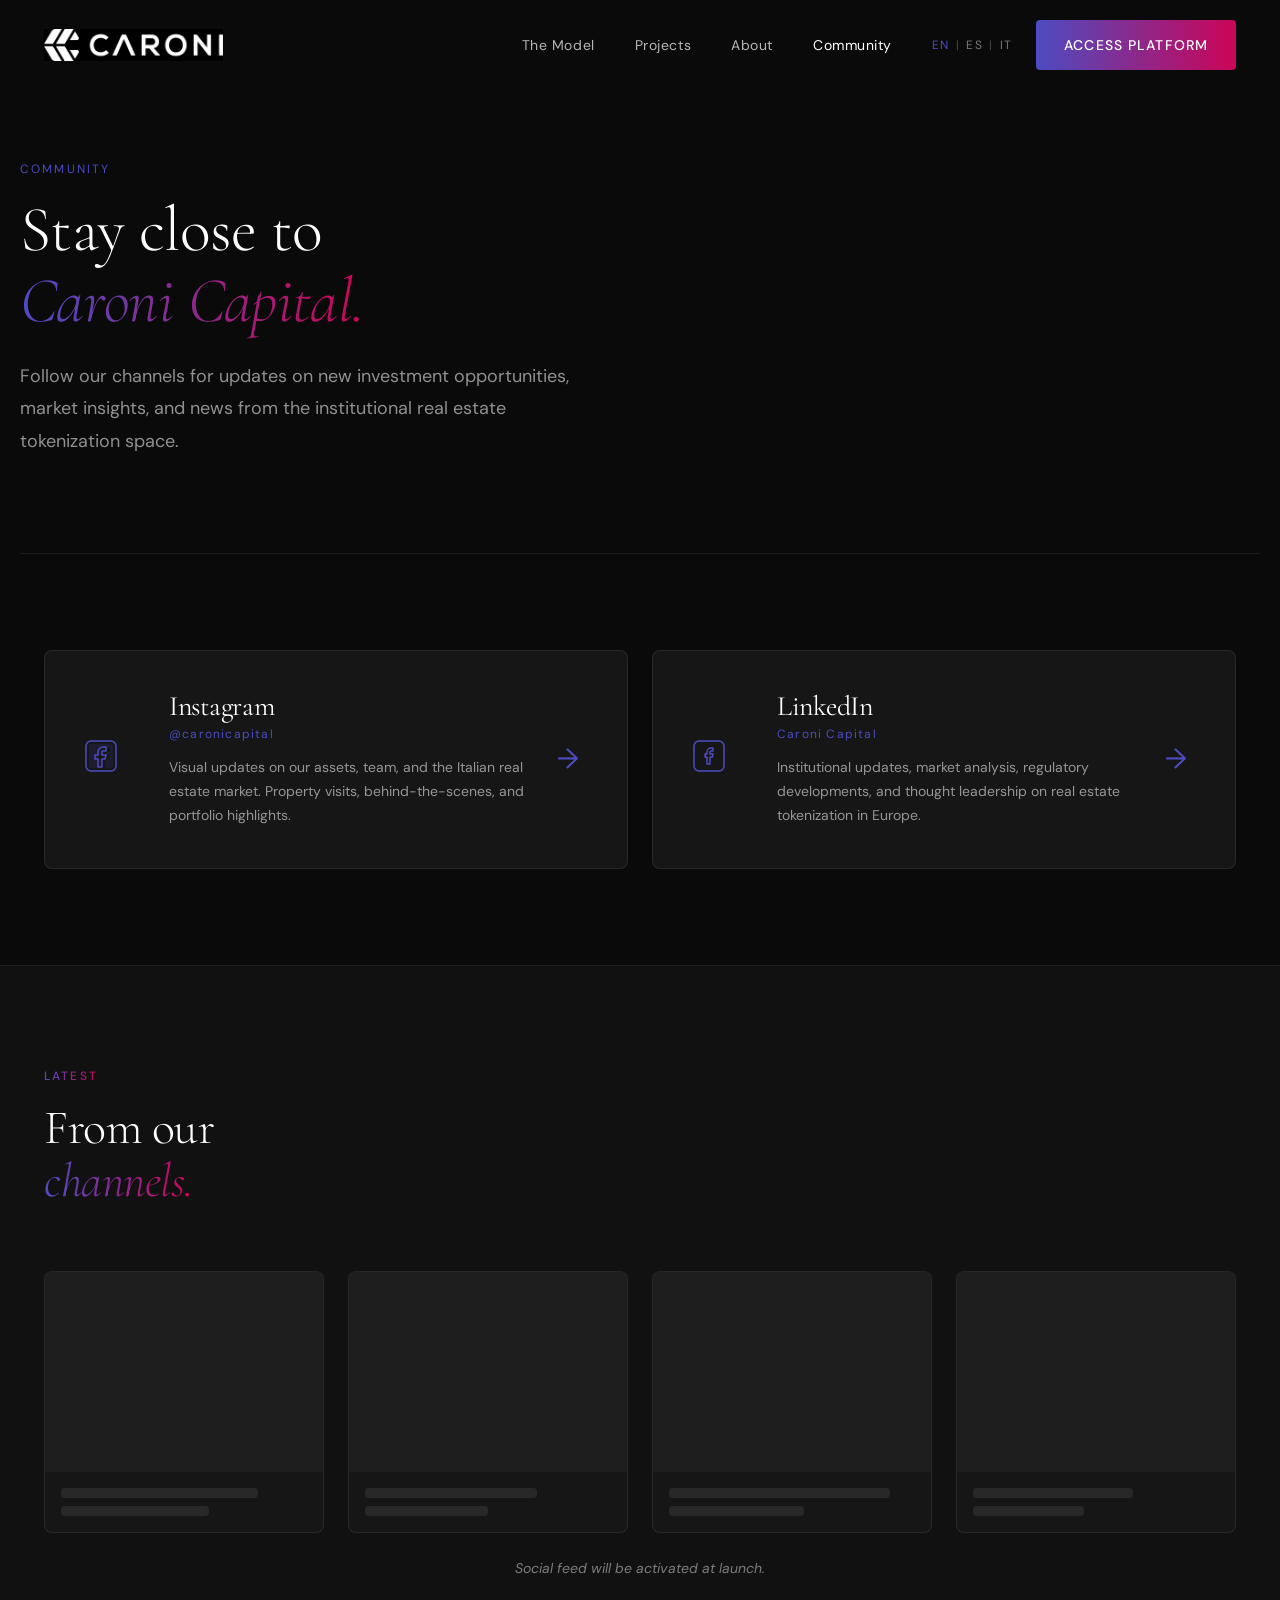
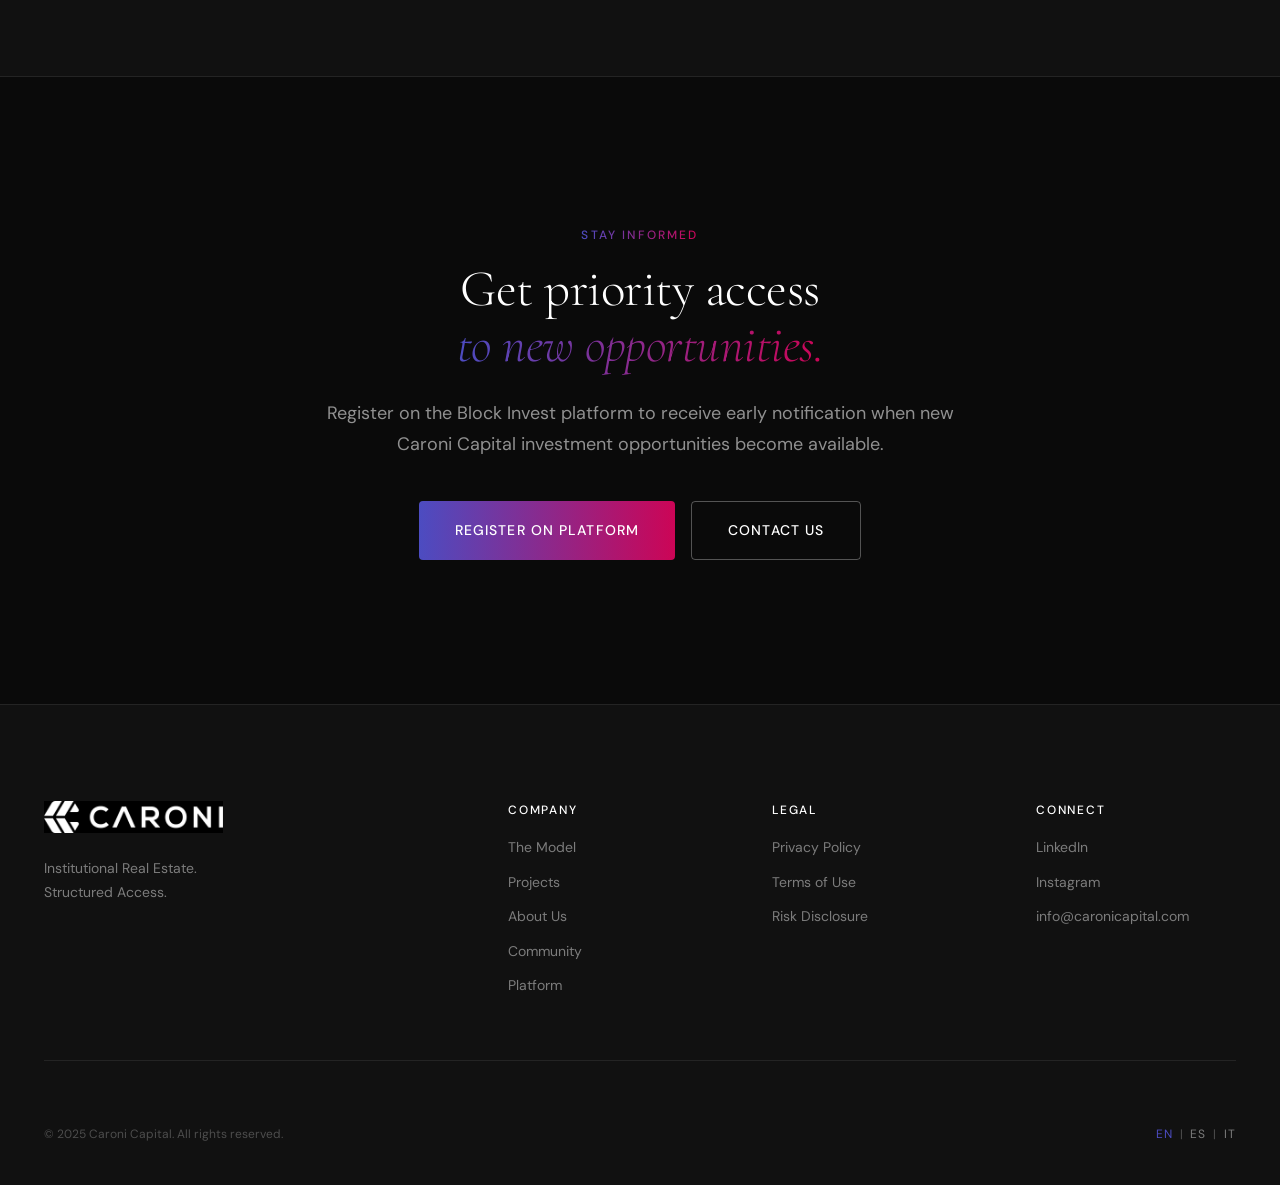
<file: community.html>
<!DOCTYPE html>
<html lang="en">
<head>
  <meta charset="UTF-8" />
  <meta name="viewport" content="width=device-width, initial-scale=1.0" />
  <title>Community — Caroni Capital</title>
  <meta name="description" content="Follow Caroni Capital on LinkedIn and Instagram for news, insights, and updates on institutional real estate tokenization." />
  <link rel="preconnect" href="https://fonts.googleapis.com" />
  <link rel="preconnect" href="https://fonts.gstatic.com" crossorigin />
  <link href="https://fonts.googleapis.com/css2?family=Cormorant+Garamond:ital,wght@0,300;0,400;0,600;1,300;1,400&family=DM+Sans:wght@300;400;500&display=swap" rel="stylesheet" />
  <link rel="stylesheet" href="assets/css/main.css" />
</head>
<body>

  <header class="site-header" id="site-header">
    <div class="header-inner">
      <a href="index.html" class="logo"><img src="assets/img/logo-caroni-blanco.png" alt="Caroni Capital" /></a>
      <nav class="main-nav" id="main-nav">
        <a href="model.html">The Model</a>
        <a href="projects.html">Projects</a>
        <a href="about.html">About</a>
        <a href="community.html" style="color:var(--color-white)">Community</a>
      </nav>
      <div class="header-actions">
        <span class="lang-switcher">
          <span class="lang active">EN</span><span class="lang-sep">|</span>
          <span class="lang">ES</span><span class="lang-sep">|</span>
          <span class="lang">IT</span>
        </span>
        <a href="platform.html" class="btn-primary">Access Platform</a>
      </div>
      <button class="nav-toggle" id="nav-toggle"><span></span><span></span><span></span></button>
    </div>
  </header>

  <section class="page-hero container">
    <p class="page-hero-label">Community</p>
    <h1 class="page-hero-title">Stay close to<br /><em>Caroni Capital.</em></h1>
    <p class="page-hero-sub">Follow our channels for updates on new investment opportunities, market insights, and news from the institutional real estate tokenization space.</p>
  </section>

  <!-- SOCIAL LINKS -->
  <section style="padding: var(--space-2xl) 0; border-bottom: 1px solid var(--color-border);">
    <div class="container">
      <div style="display: grid; grid-template-columns: 1fr 1fr; gap: var(--space-md);">
        <a href="#" class="social-channel reveal reveal-delay-1">
          <div class="social-icon">
            <svg width="32" height="32" viewBox="0 0 32 32" fill="none"><path d="M27 4H5a1 1 0 00-1 1v22a1 1 0 001 1h12v-9.5h-3.5V15H17v-2.5c0-3 1.9-4.7 4.6-4.7 1.3 0 2.7.1 3.4.2V12h-2.3c-1.8 0-2.2.9-2.2 2.1V15h4.4l-.6 3.5H20.5V28H27a1 1 0 001-1V5a1 1 0 00-1-1z" fill="currentColor" opacity="0.15"/><rect x="1" y="1" width="30" height="30" rx="5" stroke="currentColor" stroke-width="1.5"/><path d="M21 7h-3a5 5 0 00-5 5v3h-3v4h3v8h4v-8h3l1-4h-4v-3a1 1 0 011-1h3V7z" stroke="currentColor" stroke-width="1.5" stroke-linejoin="round"/></svg>
          </div>
          <div class="social-body">
            <h3 class="social-name">Instagram</h3>
            <p class="social-handle">@caronicapital</p>
            <p class="social-desc">Visual updates on our assets, team, and the Italian real estate market. Property visits, behind-the-scenes, and portfolio highlights.</p>
          </div>
          <div class="social-arrow">→</div>
        </a>

        <a href="#" class="social-channel reveal reveal-delay-2">
          <div class="social-icon">
            <svg width="32" height="32" viewBox="0 0 32 32" fill="none"><rect x="1" y="1" width="30" height="30" rx="5" stroke="currentColor" stroke-width="1.5"/><path d="M20 8h-2a4 4 0 00-4 4v2h-2v3h2v7h3v-7h2.5L20 14h-3v-2a1 1 0 011-1h2V8z" stroke="currentColor" stroke-width="1.5" stroke-linejoin="round"/></svg>
          </div>
          <div class="social-body">
            <h3 class="social-name">LinkedIn</h3>
            <p class="social-handle">Caroni Capital</p>
            <p class="social-desc">Institutional updates, market analysis, regulatory developments, and thought leadership on real estate tokenization in Europe.</p>
          </div>
          <div class="social-arrow">→</div>
        </a>
      </div>
    </div>
  </section>

  <!-- PLACEHOLDER FEED -->
  <section style="padding: var(--space-2xl) 0; background: var(--color-bg-alt); border-bottom: 1px solid var(--color-border);">
    <div class="container">
      <div class="section-header reveal">
        <p class="section-eyebrow">Latest</p>
        <h2 class="section-title">From our<br /><em>channels.</em></h2>
      </div>
      <!-- Placeholder feed grid — social embeds will go here -->
      <div class="feed-grid">
        <div class="feed-placeholder reveal reveal-delay-1">
          <div class="feed-ph-img"></div>
          <div class="feed-ph-text">
            <div class="feed-ph-bar" style="width: 80%"></div>
            <div class="feed-ph-bar" style="width: 60%"></div>
          </div>
        </div>
        <div class="feed-placeholder reveal reveal-delay-2">
          <div class="feed-ph-img"></div>
          <div class="feed-ph-text">
            <div class="feed-ph-bar" style="width: 70%"></div>
            <div class="feed-ph-bar" style="width: 50%"></div>
          </div>
        </div>
        <div class="feed-placeholder reveal reveal-delay-3">
          <div class="feed-ph-img"></div>
          <div class="feed-ph-text">
            <div class="feed-ph-bar" style="width: 90%"></div>
            <div class="feed-ph-bar" style="width: 55%"></div>
          </div>
        </div>
        <div class="feed-placeholder reveal reveal-delay-1">
          <div class="feed-ph-img"></div>
          <div class="feed-ph-text">
            <div class="feed-ph-bar" style="width: 65%"></div>
            <div class="feed-ph-bar" style="width: 45%"></div>
          </div>
        </div>
      </div>
      <p style="text-align: center; font-size: var(--size-sm); color: var(--color-muted); margin-top: var(--space-md); font-style: italic;">Social feed will be activated at launch.</p>
    </div>
  </section>

  <!-- NEWSLETTER / REGISTER -->
  <section class="final-cta">
    <div class="container">
      <div class="final-cta-inner">
        <p class="section-eyebrow">Stay Informed</p>
        <h2 class="final-cta-title">Get priority access<br /><em>to new opportunities.</em></h2>
        <p class="final-cta-sub">Register on the Block Invest platform to receive early notification when new Caroni Capital investment opportunities become available.</p>
        <div class="final-cta-btns">
          <a href="platform.html" class="btn-primary btn-large">Register on Platform</a>
          <a href="about.html#contact" class="btn-ghost btn-large">Contact Us</a>
        </div>
      </div>
    </div>
  </section>

  <footer class="site-footer">
    <div class="footer-inner container">
      <div class="footer-top">
        <div class="footer-brand">
          <a href="index.html" class="logo"><img src="assets/img/logo-caroni-blanco.png" alt="Caroni Capital" /></a>
          <p class="footer-tagline">Institutional Real Estate.<br />Structured Access.</p>
        </div>
        <div class="footer-nav-group">
          <p class="footer-nav-title">Company</p>
          <a href="model.html">The Model</a>
          <a href="projects.html">Projects</a>
          <a href="about.html">About Us</a>
          <a href="community.html">Community</a>
          <a href="platform.html">Platform</a>
        </div>
        <div class="footer-nav-group">
          <p class="footer-nav-title">Legal</p>
          <a href="#">Privacy Policy</a>
          <a href="#">Terms of Use</a>
          <a href="#">Risk Disclosure</a>
        </div>
        <div class="footer-nav-group">
          <p class="footer-nav-title">Connect</p>
          <a href="#">LinkedIn</a>
          <a href="#">Instagram</a>
          <a href="mailto:info@caronicapital.com">info@caronicapital.com</a>
        </div>
      </div>
      <div class="footer-bottom">
        <p class="footer-copy">© 2025 Caroni Capital. All rights reserved.</p>
        <div class="footer-langs">
          <span class="lang active">EN</span><span class="lang-sep">|</span>
          <span class="lang">ES</span><span class="lang-sep">|</span>
          <span class="lang">IT</span>
        </div>
      </div>
    </div>
  </footer>

  <style>
    .social-channel {
      display: grid;
      grid-template-columns: 60px 1fr 30px;
      gap: var(--space-md);
      align-items: center;
      background: var(--color-bg-card);
      border: 1px solid var(--color-border);
      border-radius: var(--radius-md);
      padding: var(--space-lg);
      transition: border-color var(--transition), transform var(--transition);
    }
    .social-channel:hover { border-color: var(--color-border-gold); transform: translateY(-2px); }
    .social-icon { color: var(--color-gold); }
    .social-name { font-family: var(--font-display); font-size: var(--size-xl); font-weight: 400; margin-bottom: 0.2rem; }
    .social-handle { font-size: var(--size-xs); letter-spacing: 0.1em; color: var(--color-gold); margin-bottom: 0.75rem; }
    .social-desc { font-size: var(--size-sm); color: rgba(255,255,255,0.55); line-height: 1.7; }
    .social-arrow { color: var(--color-gold); font-size: var(--size-xl); transition: transform var(--transition); }
    .social-channel:hover .social-arrow { transform: translateX(4px); }

    .feed-grid { display: grid; grid-template-columns: repeat(4, 1fr); gap: var(--space-md); }
    .feed-placeholder { background: var(--color-bg-card); border: 1px solid var(--color-border); border-radius: var(--radius-md); overflow: hidden; }
    .feed-ph-img { height: 200px; background: var(--color-surface); }
    .feed-ph-text { padding: var(--space-sm); display: flex; flex-direction: column; gap: 0.5rem; }
    .feed-ph-bar { height: 10px; background: var(--color-border); border-radius: 4px; }

    @media (max-width: 768px) {
      .social-channel { grid-template-columns: 40px 1fr; }
      .social-arrow { display: none; }
      .feed-grid { grid-template-columns: repeat(2, 1fr); }
    }
  </style>

  <script src="assets/js/main.js"></script>
</body>
</html>
</file>
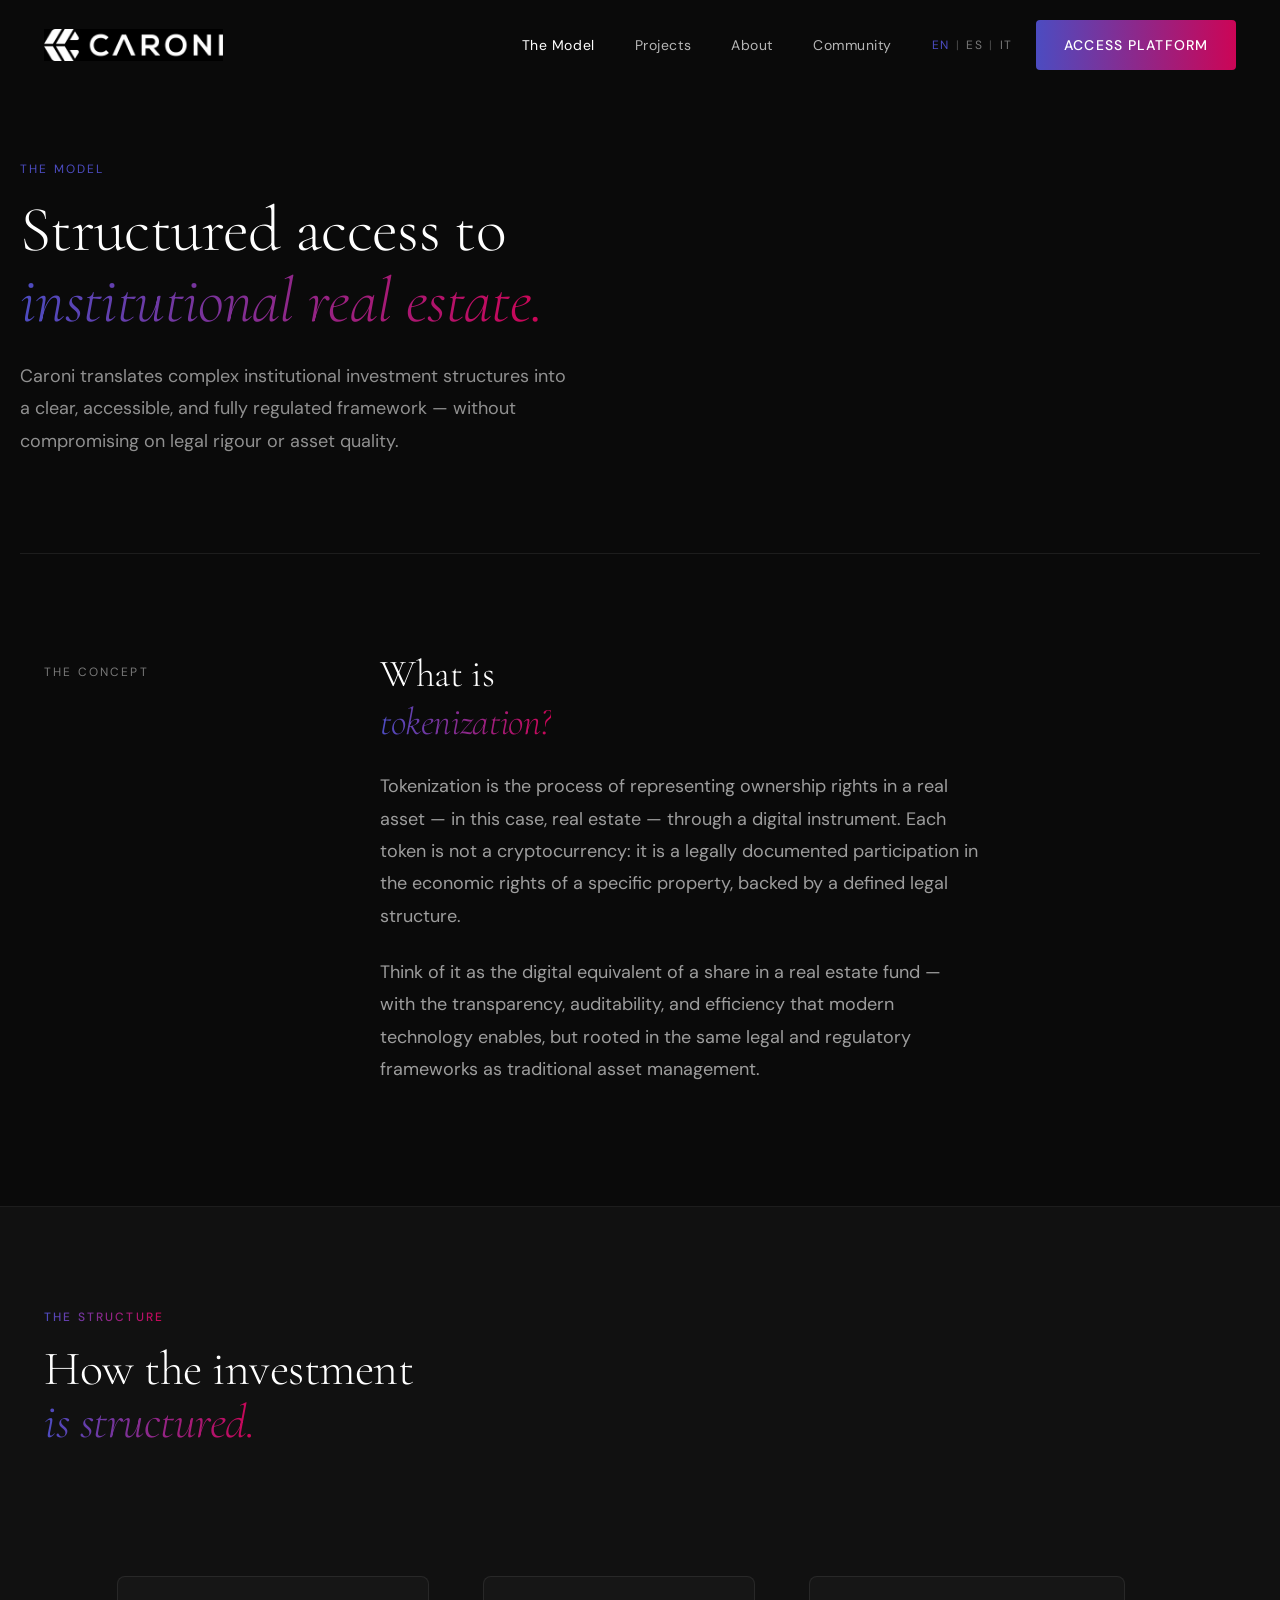
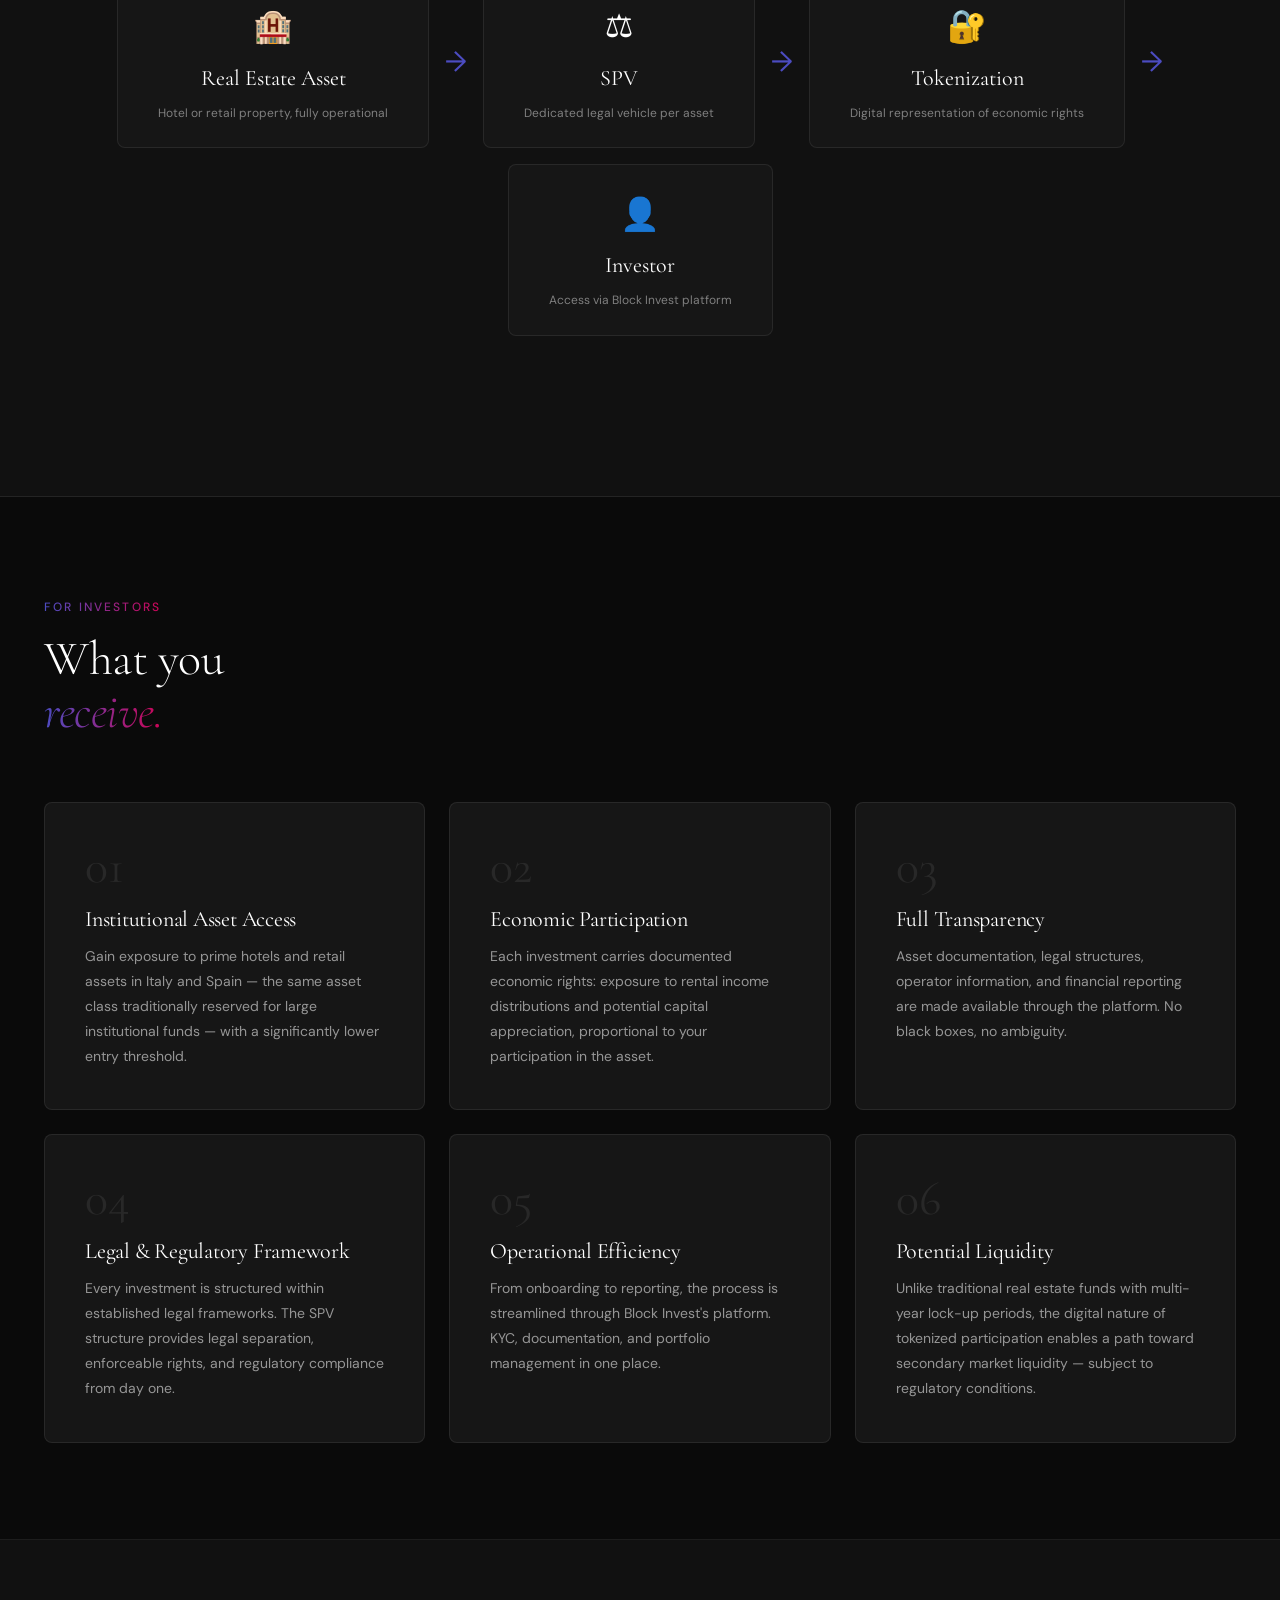
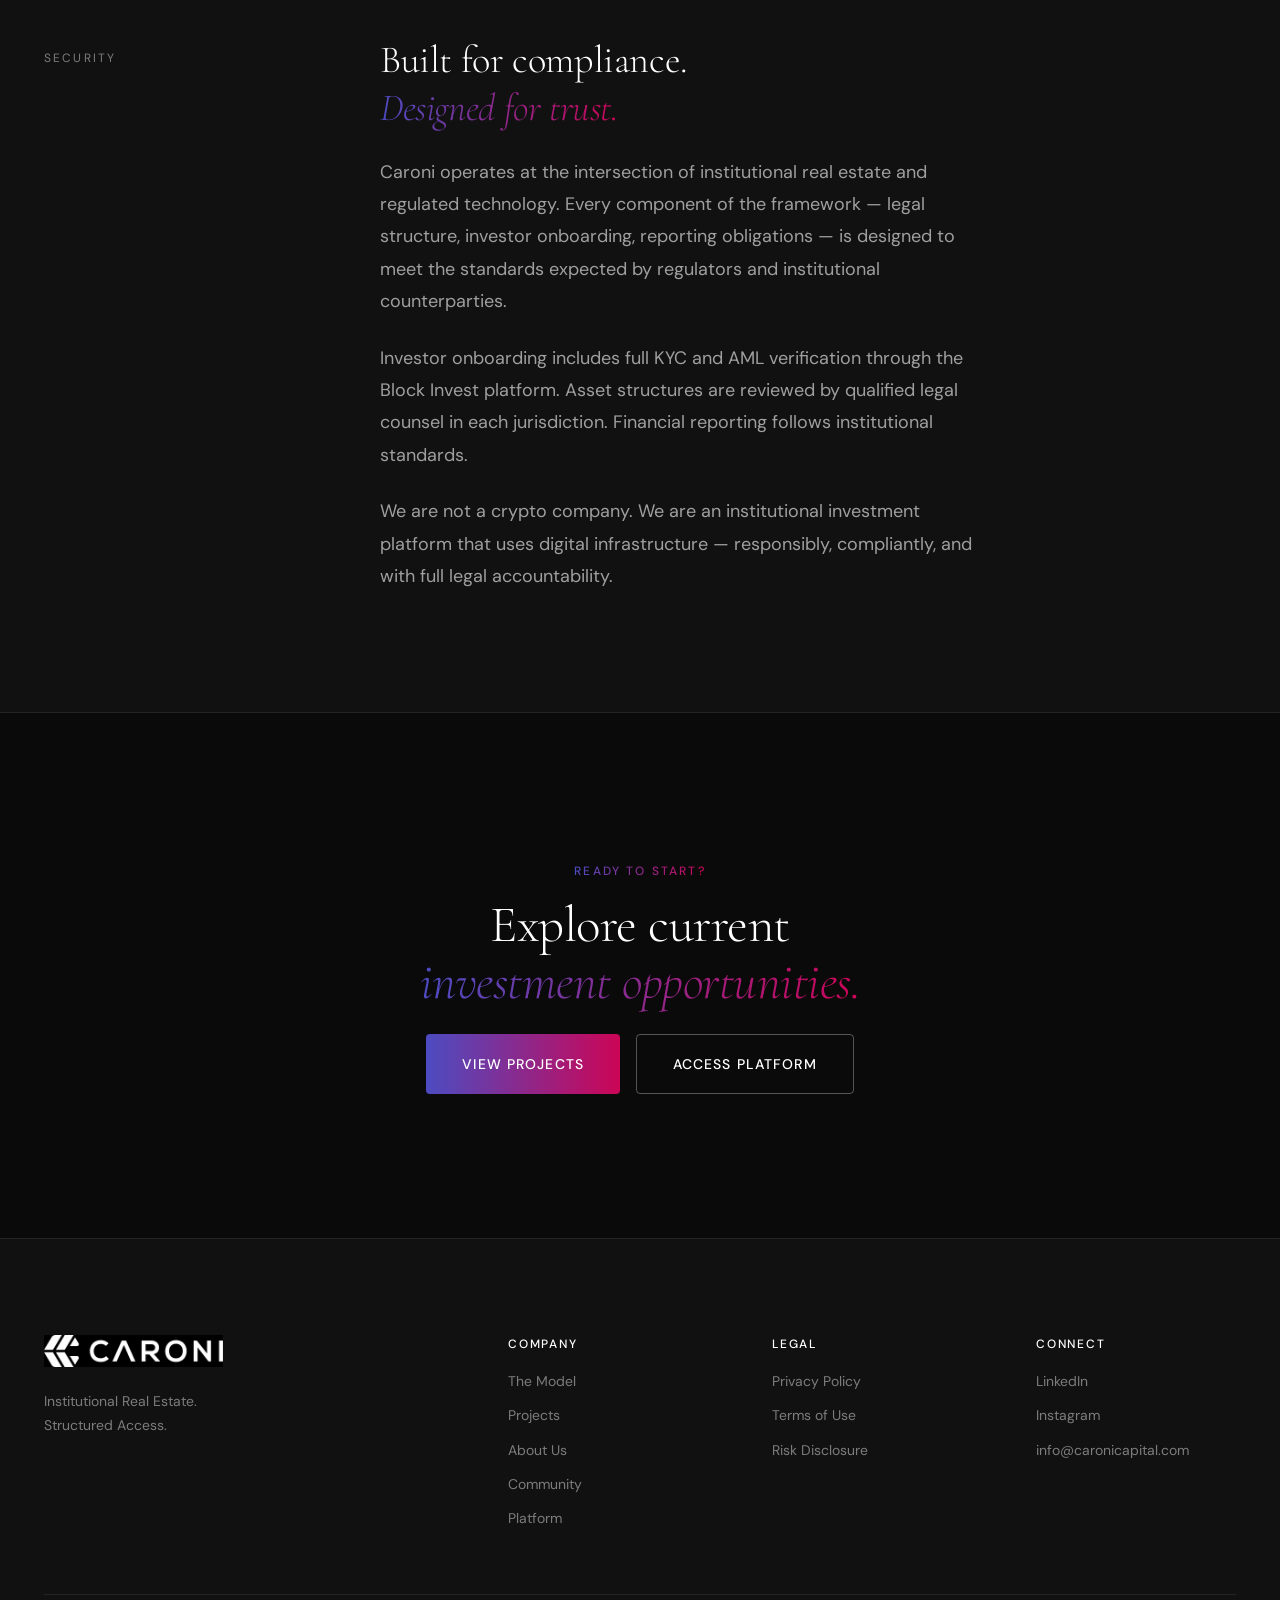
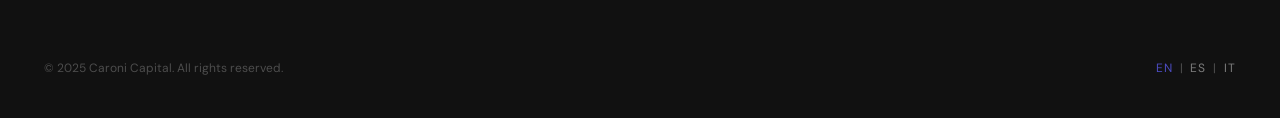
<file: model.html>
<!DOCTYPE html>
<html lang="en">
<head>
  <meta charset="UTF-8" />
  <meta name="viewport" content="width=device-width, initial-scale=1.0" />
  <title>The Model — Caroni Capital</title>
  <meta name="description" content="How Caroni structures access to institutional real estate through tokenization. Legal framework, security, and benefits explained." />
  <link rel="preconnect" href="https://fonts.googleapis.com" />
  <link rel="preconnect" href="https://fonts.gstatic.com" crossorigin />
  <link href="https://fonts.googleapis.com/css2?family=Cormorant+Garamond:ital,wght@0,300;0,400;0,600;1,300;1,400&family=DM+Sans:wght@300;400;500&display=swap" rel="stylesheet" />
  <link rel="stylesheet" href="assets/css/main.css" />
</head>
<body>

  <!-- HEADER -->
  <header class="site-header" id="site-header">
    <div class="header-inner">
      <a href="index.html" class="logo"><img src="assets/img/logo-caroni-blanco.png" alt="Caroni Capital" /></a>
      <nav class="main-nav" id="main-nav">
        <a href="model.html" style="color:var(--color-white)">The Model</a>
        <a href="projects.html">Projects</a>
        <a href="about.html">About</a>
        <a href="community.html">Community</a>
      </nav>
      <div class="header-actions">
        <span class="lang-switcher">
          <span class="lang active">EN</span><span class="lang-sep">|</span>
          <span class="lang">ES</span><span class="lang-sep">|</span>
          <span class="lang">IT</span>
        </span>
        <a href="platform.html" class="btn-primary">Access Platform</a>
      </div>
      <button class="nav-toggle" id="nav-toggle" aria-label="Menu">
        <span></span><span></span><span></span>
      </button>
    </div>
  </header>

  <!-- PAGE HERO -->
  <section class="page-hero container">
    <p class="page-hero-label">The Model</p>
    <h1 class="page-hero-title">Structured access to<br /><em>institutional real estate.</em></h1>
    <p class="page-hero-sub">Caroni translates complex institutional investment structures into a clear, accessible, and fully regulated framework — without compromising on legal rigour or asset quality.</p>
  </section>

  <!-- WHAT IS TOKENIZATION -->
  <section class="model-section" style="padding: var(--space-2xl) 0; border-bottom: 1px solid var(--color-border);">
    <div class="container">
      <div class="statement-grid reveal">
        <div class="statement-label">
          <span>The Concept</span>
        </div>
        <div class="statement-body">
          <h2 class="statement-headline">What is<br /><em>tokenization?</em></h2>
          <p class="statement-text">Tokenization is the process of representing ownership rights in a real asset — in this case, real estate — through a digital instrument. Each token is not a cryptocurrency: it is a legally documented participation in the economic rights of a specific property, backed by a defined legal structure.</p>
          <p class="statement-text">Think of it as the digital equivalent of a share in a real estate fund — with the transparency, auditability, and efficiency that modern technology enables, but rooted in the same legal and regulatory frameworks as traditional asset management.</p>
        </div>
      </div>
    </div>
  </section>

  <!-- STRUCTURE VISUAL -->
  <section style="padding: var(--space-2xl) 0; border-bottom: 1px solid var(--color-border); background: var(--color-bg-alt);">
    <div class="container">
      <div class="section-header reveal">
        <p class="section-eyebrow">The Structure</p>
        <h2 class="section-title">How the investment<br /><em>is structured.</em></h2>
      </div>
      <div class="structure-flow reveal reveal-delay-1">
        <div class="flow-step">
          <div class="flow-icon">🏨</div>
          <div class="flow-label">Real Estate Asset</div>
          <div class="flow-sub">Hotel or retail property, fully operational</div>
        </div>
        <div class="flow-arrow">→</div>
        <div class="flow-step">
          <div class="flow-icon">⚖️</div>
          <div class="flow-label">SPV</div>
          <div class="flow-sub">Dedicated legal vehicle per asset</div>
        </div>
        <div class="flow-arrow">→</div>
        <div class="flow-step">
          <div class="flow-icon">🔐</div>
          <div class="flow-label">Tokenization</div>
          <div class="flow-sub">Digital representation of economic rights</div>
        </div>
        <div class="flow-arrow">→</div>
        <div class="flow-step">
          <div class="flow-icon">👤</div>
          <div class="flow-label">Investor</div>
          <div class="flow-sub">Access via Block Invest platform</div>
        </div>
      </div>
    </div>
  </section>

  <!-- BENEFITS -->
  <section style="padding: var(--space-2xl) 0; border-bottom: 1px solid var(--color-border);">
    <div class="container">
      <div class="section-header reveal">
        <p class="section-eyebrow">For Investors</p>
        <h2 class="section-title">What you<br /><em>receive.</em></h2>
      </div>
      <div class="benefits-grid">
        <div class="benefit-card reveal reveal-delay-1">
          <div class="benefit-number">01</div>
          <h3 class="benefit-title">Institutional Asset Access</h3>
          <p class="benefit-text">Gain exposure to prime hotels and retail assets in Italy and Spain — the same asset class traditionally reserved for large institutional funds — with a significantly lower entry threshold.</p>
        </div>
        <div class="benefit-card reveal reveal-delay-2">
          <div class="benefit-number">02</div>
          <h3 class="benefit-title">Economic Participation</h3>
          <p class="benefit-text">Each investment carries documented economic rights: exposure to rental income distributions and potential capital appreciation, proportional to your participation in the asset.</p>
        </div>
        <div class="benefit-card reveal reveal-delay-3">
          <div class="benefit-number">03</div>
          <h3 class="benefit-title">Full Transparency</h3>
          <p class="benefit-text">Asset documentation, legal structures, operator information, and financial reporting are made available through the platform. No black boxes, no ambiguity.</p>
        </div>
        <div class="benefit-card reveal reveal-delay-1">
          <div class="benefit-number">04</div>
          <h3 class="benefit-title">Legal & Regulatory Framework</h3>
          <p class="benefit-text">Every investment is structured within established legal frameworks. The SPV structure provides legal separation, enforceable rights, and regulatory compliance from day one.</p>
        </div>
        <div class="benefit-card reveal reveal-delay-2">
          <div class="benefit-number">05</div>
          <h3 class="benefit-title">Operational Efficiency</h3>
          <p class="benefit-text">From onboarding to reporting, the process is streamlined through Block Invest's platform. KYC, documentation, and portfolio management in one place.</p>
        </div>
        <div class="benefit-card reveal reveal-delay-3">
          <div class="benefit-number">06</div>
          <h3 class="benefit-title">Potential Liquidity</h3>
          <p class="benefit-text">Unlike traditional real estate funds with multi-year lock-up periods, the digital nature of tokenized participation enables a path toward secondary market liquidity — subject to regulatory conditions.</p>
        </div>
      </div>
    </div>
  </section>

  <!-- SECURITY & REGULATION -->
  <section style="padding: var(--space-2xl) 0; background: var(--color-bg-alt); border-bottom: 1px solid var(--color-border);">
    <div class="container">
      <div class="statement-grid reveal">
        <div class="statement-label">
          <span>Security</span>
        </div>
        <div class="statement-body">
          <h2 class="statement-headline">Built for compliance.<br /><em>Designed for trust.</em></h2>
          <p class="statement-text">Caroni operates at the intersection of institutional real estate and regulated technology. Every component of the framework — legal structure, investor onboarding, reporting obligations — is designed to meet the standards expected by regulators and institutional counterparties.</p>
          <p class="statement-text">Investor onboarding includes full KYC and AML verification through the Block Invest platform. Asset structures are reviewed by qualified legal counsel in each jurisdiction. Financial reporting follows institutional standards.</p>
          <p class="statement-text">We are not a crypto company. We are an institutional investment platform that uses digital infrastructure — responsibly, compliantly, and with full legal accountability.</p>
        </div>
      </div>
    </div>
  </section>

  <!-- CTA -->
  <section class="final-cta">
    <div class="container">
      <div class="final-cta-inner">
        <p class="section-eyebrow">Ready to Start?</p>
        <h2 class="final-cta-title">Explore current<br /><em>investment opportunities.</em></h2>
        <div class="final-cta-btns">
          <a href="projects.html" class="btn-primary btn-large">View Projects</a>
          <a href="platform.html" class="btn-ghost btn-large">Access Platform</a>
        </div>
      </div>
    </div>
  </section>

  <!-- FOOTER -->
  <footer class="site-footer">
    <div class="footer-inner container">
      <div class="footer-top">
        <div class="footer-brand">
          <a href="index.html" class="logo"><img src="assets/img/logo-caroni-blanco.png" alt="Caroni Capital" /></a>
          <p class="footer-tagline">Institutional Real Estate.<br />Structured Access.</p>
        </div>
        <div class="footer-nav-group">
          <p class="footer-nav-title">Company</p>
          <a href="model.html">The Model</a>
          <a href="projects.html">Projects</a>
          <a href="about.html">About Us</a>
          <a href="community.html">Community</a>
          <a href="platform.html">Platform</a>
        </div>
        <div class="footer-nav-group">
          <p class="footer-nav-title">Legal</p>
          <a href="#">Privacy Policy</a>
          <a href="#">Terms of Use</a>
          <a href="#">Risk Disclosure</a>
        </div>
        <div class="footer-nav-group">
          <p class="footer-nav-title">Connect</p>
          <a href="#">LinkedIn</a>
          <a href="#">Instagram</a>
          <a href="mailto:info@caronicapital.com">info@caronicapital.com</a>
        </div>
      </div>
      <div class="footer-bottom">
        <p class="footer-copy">© 2025 Caroni Capital. All rights reserved.</p>
        <div class="footer-langs">
          <span class="lang active">EN</span><span class="lang-sep">|</span>
          <span class="lang">ES</span><span class="lang-sep">|</span>
          <span class="lang">IT</span>
        </div>
      </div>
    </div>
  </footer>

  <style>
    .structure-flow {
      display: flex;
      align-items: center;
      gap: var(--space-sm);
      flex-wrap: wrap;
      justify-content: center;
      padding: var(--space-xl) 0;
    }
    .flow-step {
      display: flex;
      flex-direction: column;
      align-items: center;
      gap: 0.5rem;
      text-align: center;
      background: var(--color-bg-card);
      border: 1px solid var(--color-border);
      border-radius: var(--radius-md);
      padding: var(--space-md) var(--space-lg);
      min-width: 180px;
    }
    .flow-icon { font-size: 2rem; }
    .flow-label { font-family: var(--font-display); font-size: var(--size-lg); font-weight: 400; }
    .flow-sub { font-size: var(--size-xs); color: var(--color-muted); text-align: center; }
    .flow-arrow { font-size: var(--size-xl); color: var(--color-gold); flex-shrink: 0; }
    .benefits-grid {
      display: grid;
      grid-template-columns: repeat(3, 1fr);
      gap: var(--space-md);
    }
    .benefit-card {
      background: var(--color-bg-card);
      border: 1px solid var(--color-border);
      border-radius: var(--radius-md);
      padding: var(--space-lg);
      transition: border-color var(--transition);
    }
    .benefit-card:hover { border-color: var(--color-border-gold); }
    .benefit-number {
      font-family: var(--font-display);
      font-size: var(--size-3xl);
      color: var(--color-border);
      line-height: 1;
      margin-bottom: var(--space-sm);
    }
    .benefit-title {
      font-family: var(--font-display);
      font-size: var(--size-lg);
      font-weight: 400;
      margin-bottom: 0.75rem;
    }
    .benefit-text {
      font-size: var(--size-sm);
      color: rgba(255,255,255,0.55);
      line-height: 1.8;
    }
    @media (max-width: 768px) {
      .benefits-grid { grid-template-columns: 1fr; }
      .flow-arrow { transform: rotate(90deg); }
    }
  </style>

  <script src="assets/js/main.js"></script>
</body>
</html>
</file>
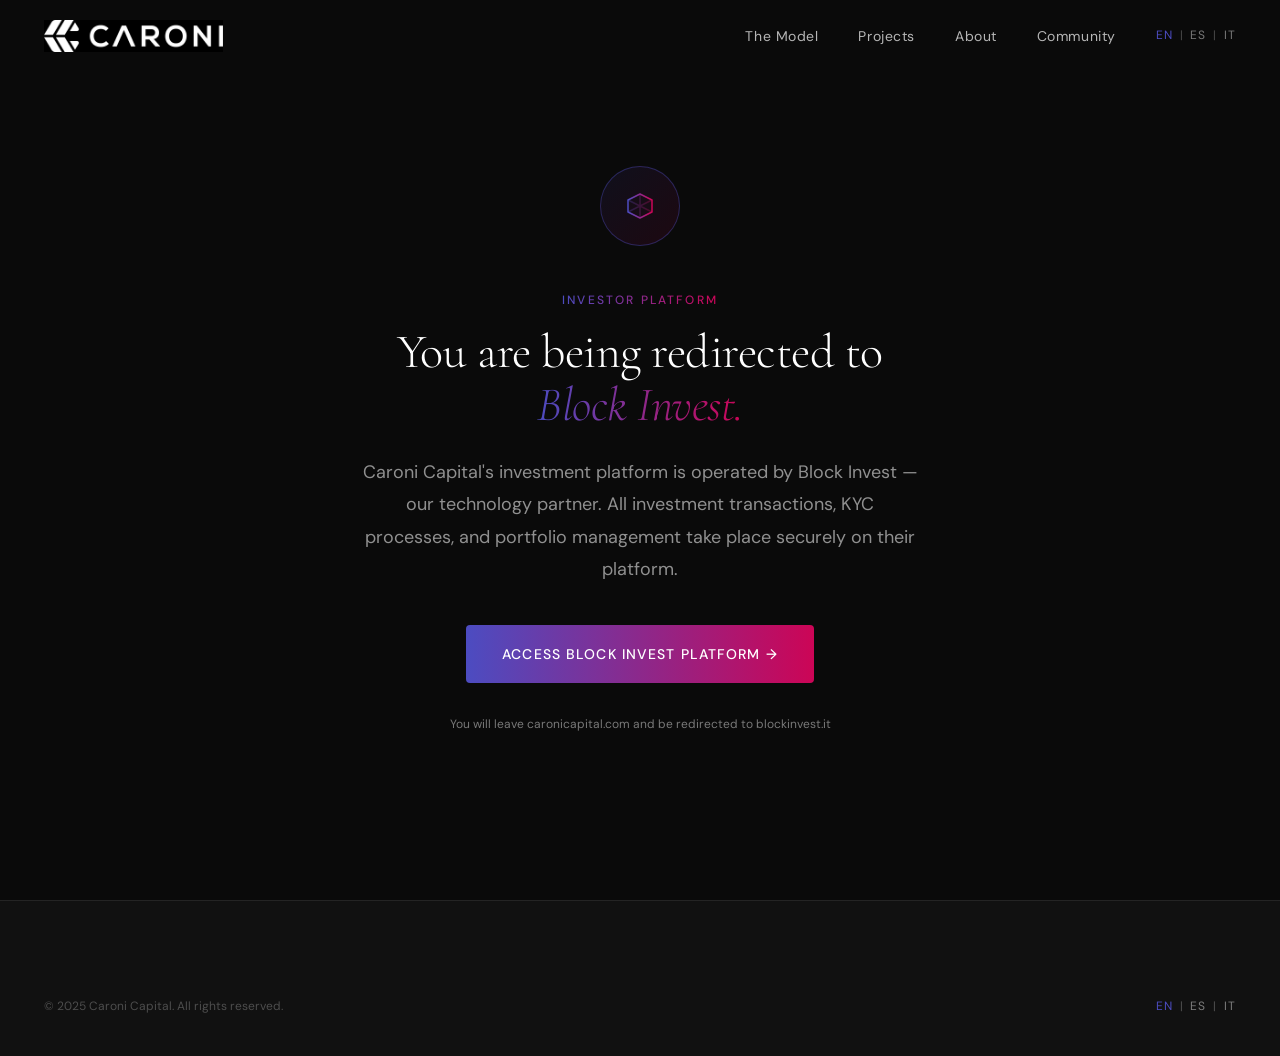
<file: platform.html>
<!DOCTYPE html>
<html lang="en">
<head>
  <meta charset="UTF-8" />
  <meta name="viewport" content="width=device-width, initial-scale=1.0" />
  <title>Platform Access — Caroni Capital</title>
  <meta name="description" content="Access the Block Invest platform to manage your Caroni Capital investments." />
  <link rel="preconnect" href="https://fonts.googleapis.com" />
  <link rel="preconnect" href="https://fonts.gstatic.com" crossorigin />
  <link href="https://fonts.googleapis.com/css2?family=Cormorant+Garamond:ital,wght@0,300;0,400;0,600;1,300;1,400&family=DM+Sans:wght@300;400;500&display=swap" rel="stylesheet" />
  <link rel="stylesheet" href="assets/css/main.css" />
</head>
<body>

  <header class="site-header scrolled" id="site-header">
    <div class="header-inner">
      <a href="index.html" class="logo"><img src="assets/img/logo-caroni-blanco.png" alt="Caroni Capital" /></a>
      <nav class="main-nav" id="main-nav">
        <a href="model.html">The Model</a>
        <a href="projects.html">Projects</a>
        <a href="about.html">About</a>
        <a href="community.html">Community</a>
      </nav>
      <div class="header-actions">
        <span class="lang-switcher">
          <span class="lang active">EN</span><span class="lang-sep">|</span>
          <span class="lang">ES</span><span class="lang-sep">|</span>
          <span class="lang">IT</span>
        </span>
      </div>
      <button class="nav-toggle" id="nav-toggle"><span></span><span></span><span></span></button>
    </div>
  </header>

  <section style="min-height: 100vh; display: flex; align-items: center; justify-content: center; padding: 100px var(--space-md);">
    <div style="text-align: center; max-width: 560px;">
      <div style="width: 80px; height: 80px; border: 1px solid rgba(76,76,193,0.4); border-radius: 50%; display: flex; align-items: center; justify-content: center; margin: 0 auto var(--space-lg); background: linear-gradient(135deg, rgba(76,76,193,0.1), rgba(204,5,86,0.1));">
        <svg width="32" height="32" viewBox="0 0 32 32" fill="none"><path d="M16 4L28 10V22L16 28L4 22V10L16 4Z" stroke="url(#pg)" stroke-width="1.5" stroke-linejoin="round"/><path d="M16 4V28M4 10L28 22M28 10L4 22" stroke="url(#pg)" stroke-width="1.5" opacity="0.3"/><defs><linearGradient id="pg" x1="0%" y1="0%" x2="100%" y2="0%"><stop offset="0%" stop-color="#4C4CC1"/><stop offset="100%" stop-color="#CC0556"/></linearGradient></defs></svg>
      </div>
      <p class="section-eyebrow">Investor Platform</p>
      <h1 style="font-family: var(--font-display); font-size: var(--size-3xl); font-weight: 300; line-height: 1.1; margin-bottom: var(--space-md);">
        You are being redirected to<br /><em>Block Invest.</em>
      </h1>
      <p style="font-size: var(--size-md); color: rgba(255,255,255,0.55); line-height: 1.8; margin-bottom: var(--space-lg);">
        Caroni Capital's investment platform is operated by Block Invest — our technology partner. All investment transactions, KYC processes, and portfolio management take place securely on their platform.
      </p>
      <a href="https://blockinvest.it" target="_blank" rel="noopener" class="btn-primary btn-large" style="margin-bottom: var(--space-sm);">
        Access Block Invest Platform →
      </a>
      <p style="font-size: var(--size-xs); color: var(--color-muted); margin-top: var(--space-sm);">
        You will leave caronicapital.com and be redirected to blockinvest.it
      </p>
    </div>
  </section>

  <footer class="site-footer" style="border-top: 1px solid var(--color-border);">
    <div class="footer-inner container">
      <div class="footer-bottom">
        <p class="footer-copy">© 2025 Caroni Capital. All rights reserved.</p>
        <div class="footer-langs">
          <span class="lang active">EN</span><span class="lang-sep">|</span>
          <span class="lang">ES</span><span class="lang-sep">|</span>
          <span class="lang">IT</span>
        </div>
      </div>
    </div>
  </footer>

  <script src="assets/js/main.js"></script>
</body>
</html>
</file>
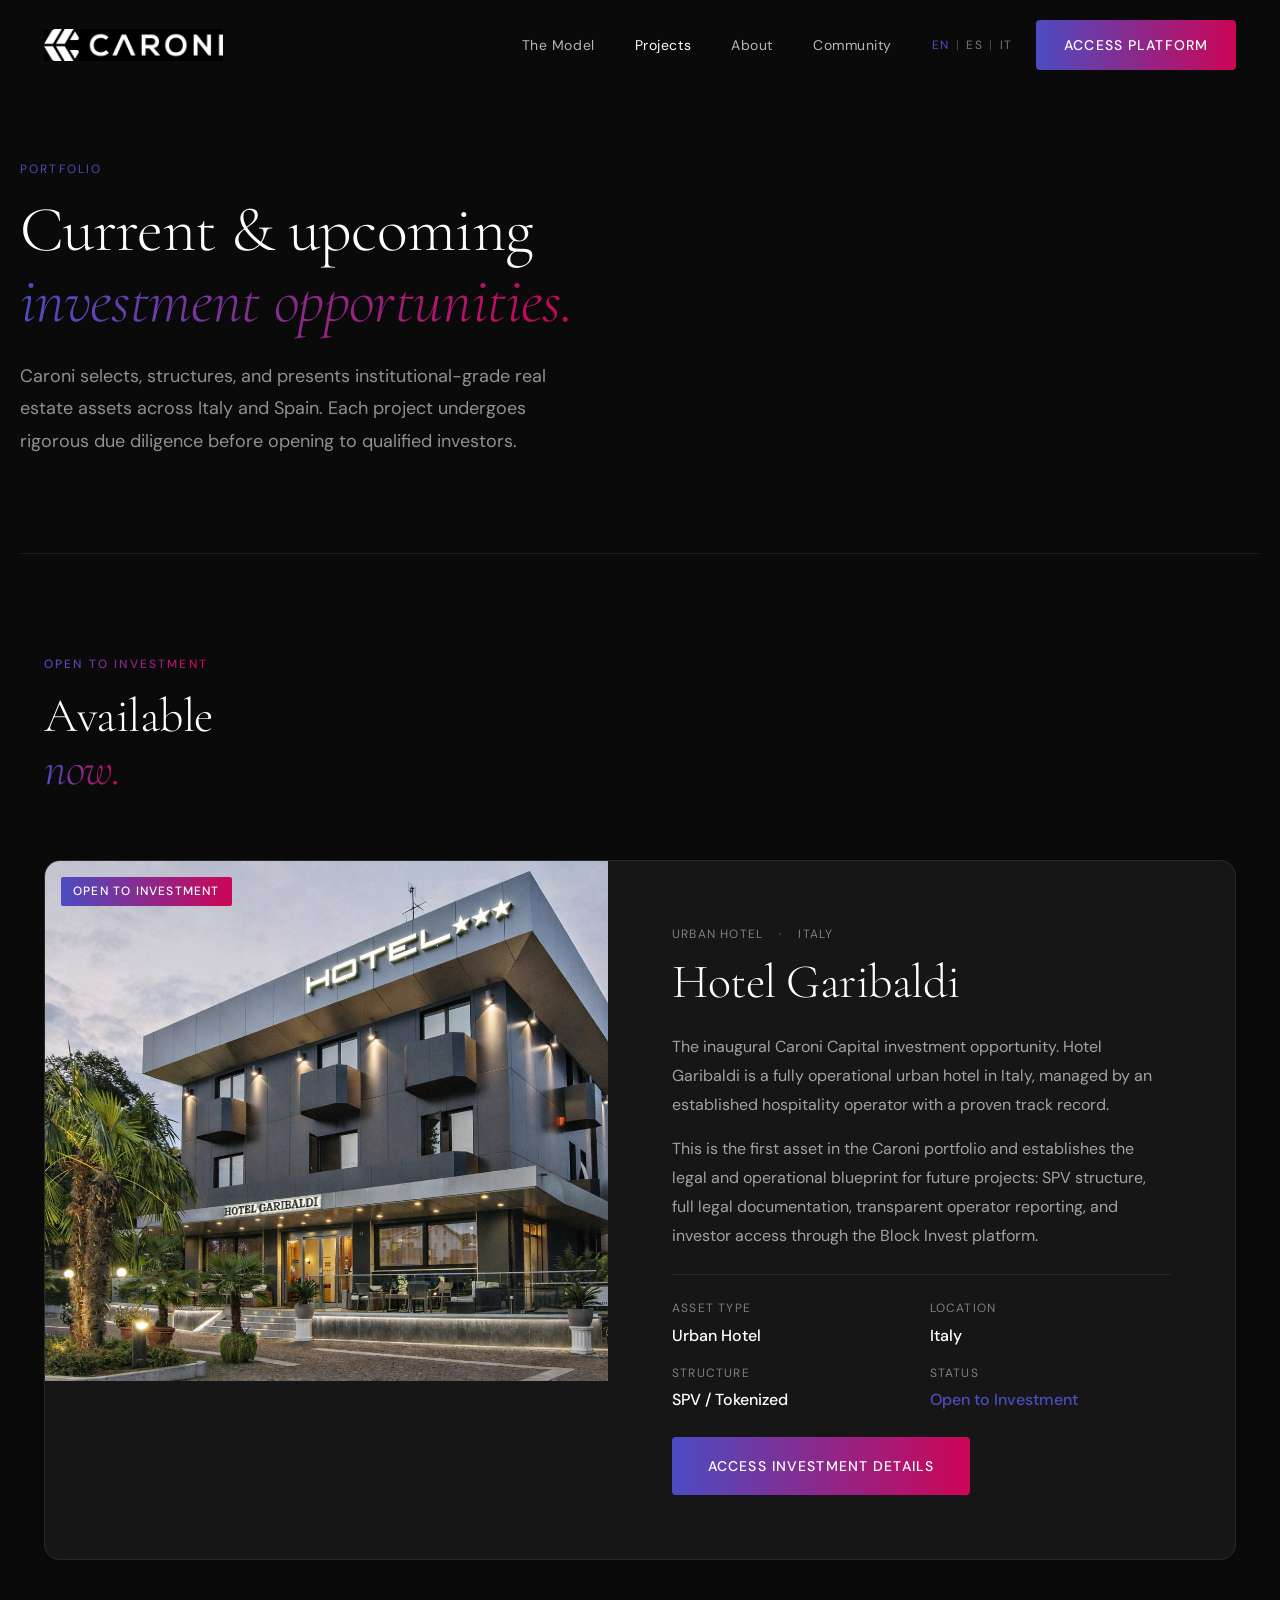
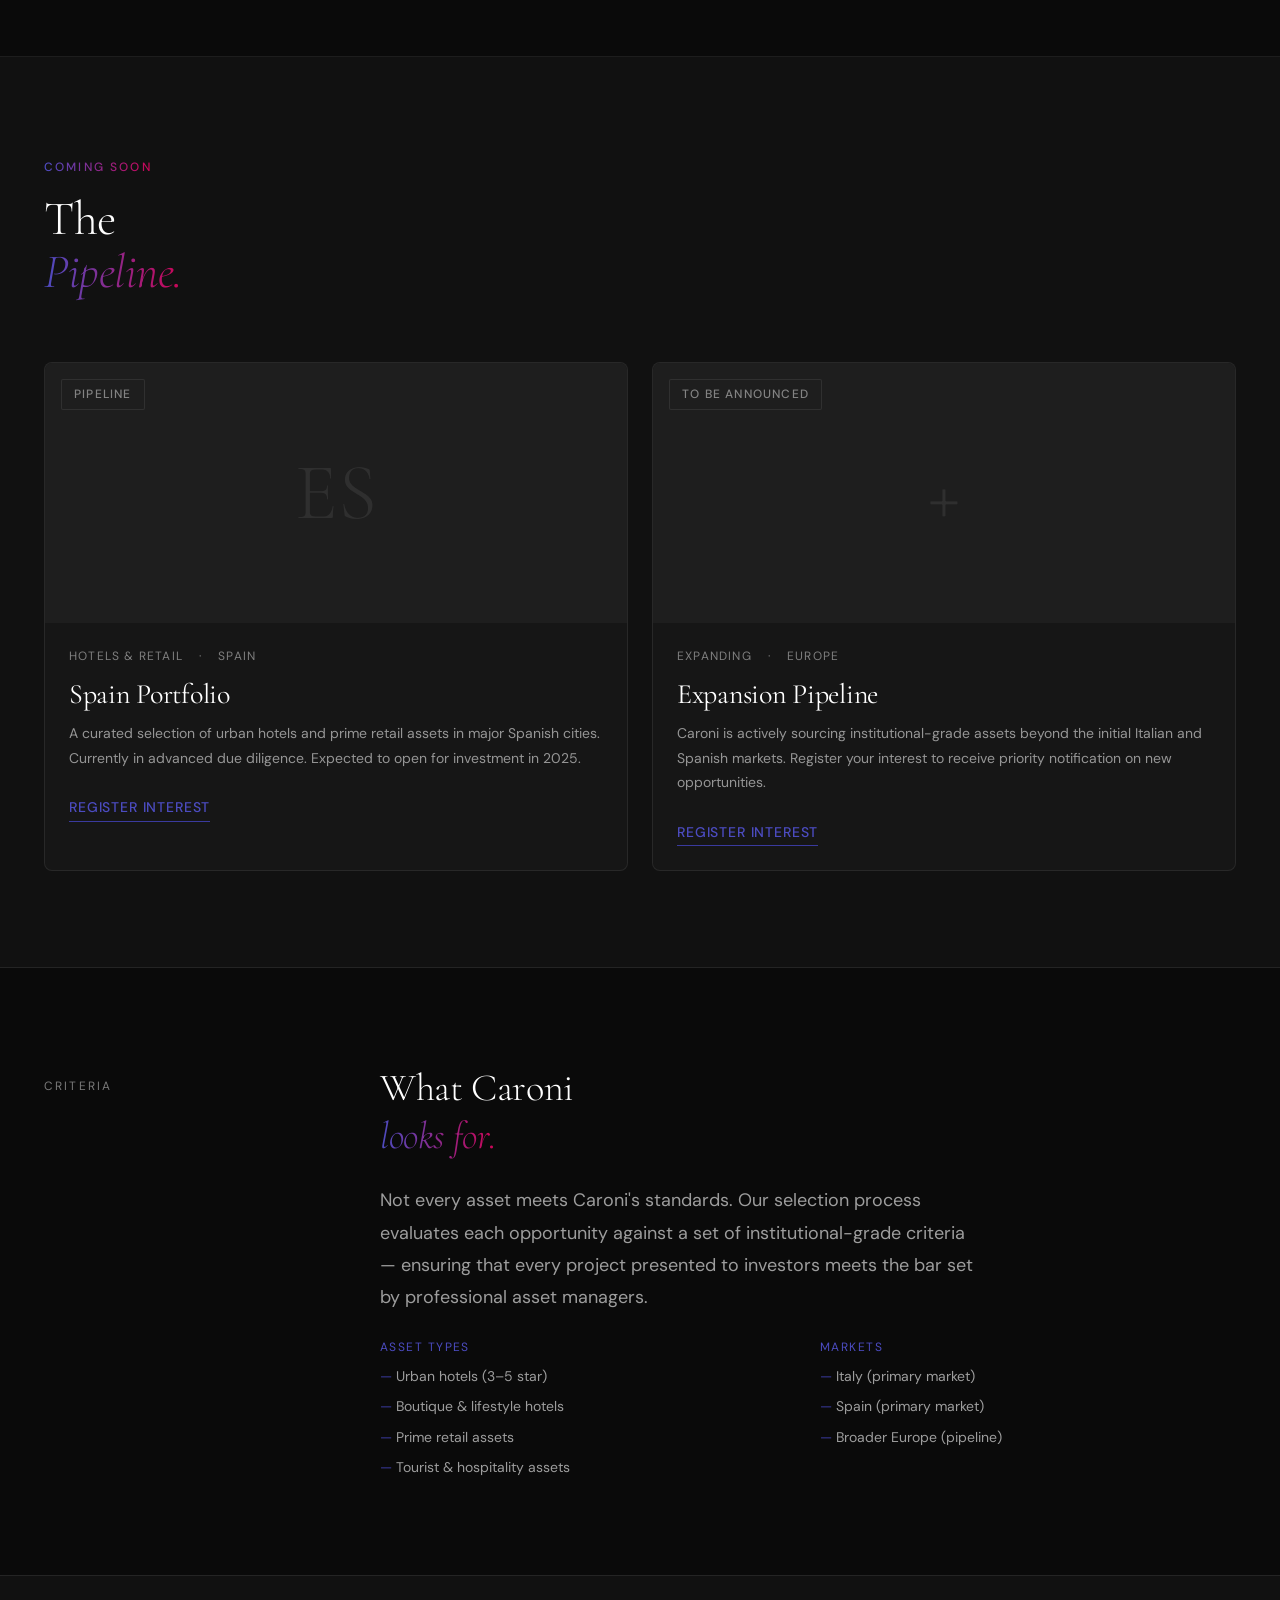
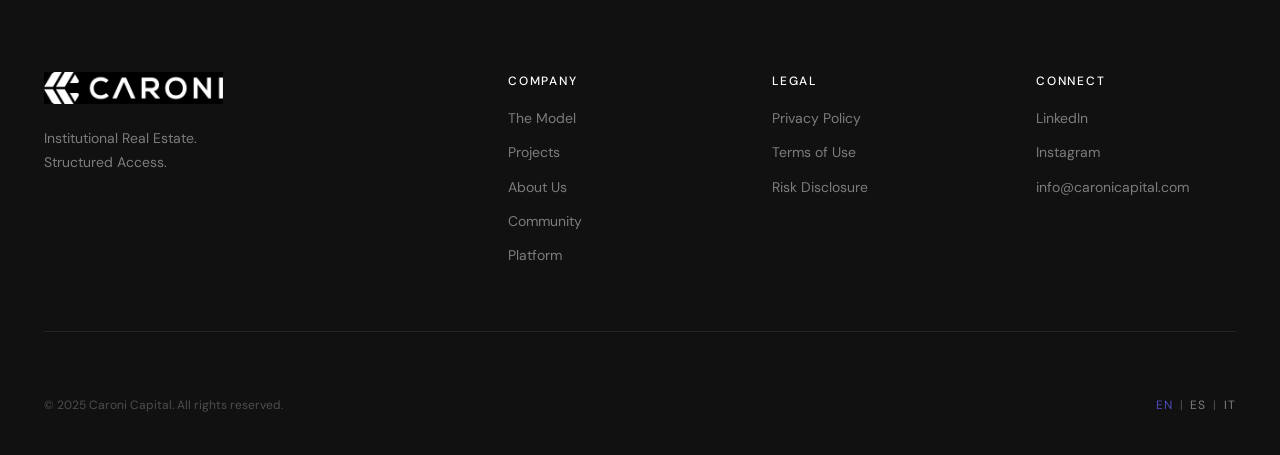
<file: projects.html>
<!DOCTYPE html>
<html lang="en">
<head>
  <meta charset="UTF-8" />
  <meta name="viewport" content="width=device-width, initial-scale=1.0" />
  <title>Projects — Caroni Capital</title>
  <meta name="description" content="Current and upcoming real estate investment opportunities from Caroni Capital. Tokenized hotels and prime retail assets in Italy and Spain." />
  <link rel="preconnect" href="https://fonts.googleapis.com" />
  <link rel="preconnect" href="https://fonts.gstatic.com" crossorigin />
  <link href="https://fonts.googleapis.com/css2?family=Cormorant+Garamond:ital,wght@0,300;0,400;0,600;1,300;1,400&family=DM+Sans:wght@300;400;500&display=swap" rel="stylesheet" />
  <link rel="stylesheet" href="assets/css/main.css" />
</head>
<body>

  <header class="site-header" id="site-header">
    <div class="header-inner">
      <a href="index.html" class="logo"><img src="assets/img/logo-caroni-blanco.png" alt="Caroni Capital" /></a>
      <nav class="main-nav" id="main-nav">
        <a href="model.html">The Model</a>
        <a href="projects.html" style="color:var(--color-white)">Projects</a>
        <a href="about.html">About</a>
        <a href="community.html">Community</a>
      </nav>
      <div class="header-actions">
        <span class="lang-switcher">
          <span class="lang active">EN</span><span class="lang-sep">|</span>
          <span class="lang">ES</span><span class="lang-sep">|</span>
          <span class="lang">IT</span>
        </span>
        <a href="platform.html" class="btn-primary">Access Platform</a>
      </div>
      <button class="nav-toggle" id="nav-toggle"><span></span><span></span><span></span></button>
    </div>
  </header>

  <section class="page-hero container">
    <p class="page-hero-label">Portfolio</p>
    <h1 class="page-hero-title">Current &amp; upcoming<br /><em>investment opportunities.</em></h1>
    <p class="page-hero-sub">Caroni selects, structures, and presents institutional-grade real estate assets across Italy and Spain. Each project undergoes rigorous due diligence before opening to qualified investors.</p>
  </section>

  <!-- AVAILABLE -->
  <section style="padding: var(--space-2xl) 0; border-bottom: 1px solid var(--color-border);">
    <div class="container">
      <div class="section-header reveal">
        <p class="section-eyebrow">Open to Investment</p>
        <h2 class="section-title">Available<br /><em>now.</em></h2>
      </div>

      <!-- Featured project -->
      <article class="project-featured reveal">
        <div class="project-featured-img">
          <img src="assets/img/hotel-garibaldi.jpg" alt="Hotel Garibaldi, Padua, Italy" />
          <span class="project-badge project-badge--active">Open to Investment</span>
        </div>
        <div class="project-featured-body">
          <div class="project-meta">
            <span class="project-type">Urban Hotel</span>
            <span class="project-location">Italy</span>
          </div>
          <h2 class="project-featured-name">Hotel Garibaldi</h2>
          <p class="project-featured-desc">The inaugural Caroni Capital investment opportunity. Hotel Garibaldi is a fully operational urban hotel in Italy, managed by an established hospitality operator with a proven track record.</p>
          <p class="project-featured-desc">This is the first asset in the Caroni portfolio and establishes the legal and operational blueprint for future projects: SPV structure, full legal documentation, transparent operator reporting, and investor access through the Block Invest platform.</p>

          <div class="project-details-grid">
            <div class="project-detail">
              <span class="detail-label">Asset Type</span>
              <span class="detail-value">Urban Hotel</span>
            </div>
            <div class="project-detail">
              <span class="detail-label">Location</span>
              <span class="detail-value">Italy</span>
            </div>
            <div class="project-detail">
              <span class="detail-label">Structure</span>
              <span class="detail-value">SPV / Tokenized</span>
            </div>
            <div class="project-detail">
              <span class="detail-label">Status</span>
              <span class="detail-value" style="color: var(--color-gold);">Open to Investment</span>
            </div>
          </div>

          <a href="platform.html" class="btn-primary btn-large" style="margin-top: var(--space-md); display: inline-flex;">Access Investment Details</a>
        </div>
      </article>
    </div>
  </section>

  <!-- PIPELINE -->
  <section style="padding: var(--space-2xl) 0; background: var(--color-bg-alt); border-bottom: 1px solid var(--color-border);">
    <div class="container">
      <div class="section-header reveal">
        <p class="section-eyebrow">Coming Soon</p>
        <h2 class="section-title">The<br /><em>Pipeline.</em></h2>
      </div>
      <div style="display: grid; grid-template-columns: 1fr 1fr; gap: var(--space-md);">

        <article class="project-card reveal reveal-delay-1">
          <div class="project-card-img project-card-img--dark">
            <div class="project-placeholder"><span>ES</span></div>
            <span class="project-badge project-badge--pipeline">Pipeline</span>
          </div>
          <div class="project-card-body">
            <div class="project-meta">
              <span class="project-type">Hotels &amp; Retail</span>
              <span class="project-location">Spain</span>
            </div>
            <h3 class="project-name">Spain Portfolio</h3>
            <p class="project-desc">A curated selection of urban hotels and prime retail assets in major Spanish cities. Currently in advanced due diligence. Expected to open for investment in 2025.</p>
            <a href="platform.html" class="btn-outline">Register Interest</a>
          </div>
        </article>

        <article class="project-card reveal reveal-delay-2">
          <div class="project-card-img project-card-img--dark">
            <div class="project-placeholder"><span>+</span></div>
            <span class="project-badge project-badge--soon">To Be Announced</span>
          </div>
          <div class="project-card-body">
            <div class="project-meta">
              <span class="project-type">Expanding</span>
              <span class="project-location">Europe</span>
            </div>
            <h3 class="project-name">Expansion Pipeline</h3>
            <p class="project-desc">Caroni is actively sourcing institutional-grade assets beyond the initial Italian and Spanish markets. Register your interest to receive priority notification on new opportunities.</p>
            <a href="platform.html" class="btn-outline">Register Interest</a>
          </div>
        </article>

      </div>
    </div>
  </section>

  <!-- INVESTMENT CRITERIA -->
  <section style="padding: var(--space-2xl) 0;">
    <div class="container">
      <div class="statement-grid reveal">
        <div class="statement-label"><span>Criteria</span></div>
        <div class="statement-body">
          <h2 class="statement-headline">What Caroni<br /><em>looks for.</em></h2>
          <p class="statement-text">Not every asset meets Caroni's standards. Our selection process evaluates each opportunity against a set of institutional-grade criteria — ensuring that every project presented to investors meets the bar set by professional asset managers.</p>
          <div style="display: grid; grid-template-columns: 1fr 1fr; gap: var(--space-md); margin-top: var(--space-md);">
            <div>
              <p style="font-size: var(--size-xs); letter-spacing: 0.12em; text-transform: uppercase; color: var(--color-gold); margin-bottom: 0.5rem;">Asset Types</p>
              <ul style="display: flex; flex-direction: column; gap: 0.5rem;">
                <li style="font-size: var(--size-sm); color: rgba(255,255,255,0.6); padding-left: 1rem; position: relative;"><span style="position:absolute;left:0;color:var(--color-gold-dark)">—</span>Urban hotels (3–5 star)</li>
                <li style="font-size: var(--size-sm); color: rgba(255,255,255,0.6); padding-left: 1rem; position: relative;"><span style="position:absolute;left:0;color:var(--color-gold-dark)">—</span>Boutique & lifestyle hotels</li>
                <li style="font-size: var(--size-sm); color: rgba(255,255,255,0.6); padding-left: 1rem; position: relative;"><span style="position:absolute;left:0;color:var(--color-gold-dark)">—</span>Prime retail assets</li>
                <li style="font-size: var(--size-sm); color: rgba(255,255,255,0.6); padding-left: 1rem; position: relative;"><span style="position:absolute;left:0;color:var(--color-gold-dark)">—</span>Tourist & hospitality assets</li>
              </ul>
            </div>
            <div>
              <p style="font-size: var(--size-xs); letter-spacing: 0.12em; text-transform: uppercase; color: var(--color-gold); margin-bottom: 0.5rem;">Markets</p>
              <ul style="display: flex; flex-direction: column; gap: 0.5rem;">
                <li style="font-size: var(--size-sm); color: rgba(255,255,255,0.6); padding-left: 1rem; position: relative;"><span style="position:absolute;left:0;color:var(--color-gold-dark)">—</span>Italy (primary market)</li>
                <li style="font-size: var(--size-sm); color: rgba(255,255,255,0.6); padding-left: 1rem; position: relative;"><span style="position:absolute;left:0;color:var(--color-gold-dark)">—</span>Spain (primary market)</li>
                <li style="font-size: var(--size-sm); color: rgba(255,255,255,0.6); padding-left: 1rem; position: relative;"><span style="position:absolute;left:0;color:var(--color-gold-dark)">—</span>Broader Europe (pipeline)</li>
              </ul>
            </div>
          </div>
        </div>
      </div>
    </div>
  </section>

  <footer class="site-footer">
    <div class="footer-inner container">
      <div class="footer-top">
        <div class="footer-brand">
          <a href="index.html" class="logo"><img src="assets/img/logo-caroni-blanco.png" alt="Caroni Capital" /></a>
          <p class="footer-tagline">Institutional Real Estate.<br />Structured Access.</p>
        </div>
        <div class="footer-nav-group">
          <p class="footer-nav-title">Company</p>
          <a href="model.html">The Model</a>
          <a href="projects.html">Projects</a>
          <a href="about.html">About Us</a>
          <a href="community.html">Community</a>
          <a href="platform.html">Platform</a>
        </div>
        <div class="footer-nav-group">
          <p class="footer-nav-title">Legal</p>
          <a href="#">Privacy Policy</a>
          <a href="#">Terms of Use</a>
          <a href="#">Risk Disclosure</a>
        </div>
        <div class="footer-nav-group">
          <p class="footer-nav-title">Connect</p>
          <a href="#">LinkedIn</a>
          <a href="#">Instagram</a>
          <a href="mailto:info@caronicapital.com">info@caronicapital.com</a>
        </div>
      </div>
      <div class="footer-bottom">
        <p class="footer-copy">© 2025 Caroni Capital. All rights reserved.</p>
        <div class="footer-langs">
          <span class="lang active">EN</span><span class="lang-sep">|</span>
          <span class="lang">ES</span><span class="lang-sep">|</span>
          <span class="lang">IT</span>
        </div>
      </div>
    </div>
  </footer>

  <style>
    .project-featured {
      display: grid;
      grid-template-columns: 1fr 1fr;
      gap: var(--space-xl);
      align-items: start;
      background: var(--color-bg-card);
      border: 1px solid var(--color-border);
      border-radius: var(--radius-lg);
      overflow: hidden;
    }
    .project-featured-img {
      position: relative;
      height: 520px;
    }
    .project-featured-img img {
      width: 100%;
      height: 100%;
      object-fit: cover;
    }
    .project-featured-body {
      padding: var(--space-xl) var(--space-xl) var(--space-xl) 0;
    }
    .project-featured-name {
      font-family: var(--font-display);
      font-size: var(--size-3xl);
      font-weight: 300;
      margin-bottom: var(--space-md);
    }
    .project-featured-desc {
      font-size: var(--size-base);
      color: rgba(255,255,255,0.6);
      line-height: 1.8;
      margin-bottom: var(--space-sm);
    }
    .project-details-grid {
      display: grid;
      grid-template-columns: 1fr 1fr;
      gap: var(--space-sm);
      margin-top: var(--space-md);
      padding-top: var(--space-md);
      border-top: 1px solid var(--color-border);
    }
    .project-detail {
      display: flex;
      flex-direction: column;
      gap: 0.25rem;
    }
    .detail-label {
      font-size: var(--size-xs);
      letter-spacing: 0.1em;
      text-transform: uppercase;
      color: var(--color-muted);
    }
    .detail-value {
      font-size: var(--size-base);
      font-weight: 500;
    }
    @media (max-width: 768px) {
      .project-featured { grid-template-columns: 1fr; }
      .project-featured-img { height: 300px; }
      .project-featured-body { padding: var(--space-md); }
      .project-details-grid { grid-template-columns: 1fr 1fr; }
    }
  </style>

  <script src="assets/js/main.js"></script>
</body>
</html>
</file>
<file: assets/css/main.css>
/* =============================================
   CARONI CAPITAL — MAIN STYLESHEET
   Draft v1.0 | March 2026
   ============================================= */

/* === CSS VARIABLES === */
:root {
  --color-bg:          #0A0A0A;
  --color-bg-alt:      #111111;
  --color-bg-card:     #161616;
  --color-surface:     #1E1E1E;
  --color-border:      rgba(255,255,255,0.08);
  --color-border-gold: rgba(201,168,76,0.3);

  --color-white:       #FFFFFF;
  --color-off-white:   #F0EDE8;
  --color-muted:       rgba(255,255,255,0.45);
  --color-muted-2:     rgba(255,255,255,0.25);

  /* Brand gradient colors */
  --color-brand-blue:  #4C4CC1;
  --color-brand-pink:  #CC0556;
  --color-brand-purple:#560A77;

  /* Gradient definitions */
  --gradient-brand:    linear-gradient(90deg, #4C4CC1 0%, #CC0556 100%);
  --gradient-brand-45: linear-gradient(45deg, #4C4CC1 0%, #560A77 50%, #CC0556 100%);
  --gradient-brand-hover: linear-gradient(90deg, #5f5fd4 0%, #e0065f 100%);

  /* Keep gold as secondary accent for subtle borders/dividers */
  --color-gold:        #4C4CC1;
  --color-gold-light:  #7070d4;
  --color-gold-dark:   #3a3a9e;
  --color-border-gold: rgba(76,76,193,0.3);

  --font-display:      'Cormorant Garamond', Georgia, serif;
  --font-body:         'DM Sans', system-ui, sans-serif;

  --size-xs:    0.75rem;
  --size-sm:    0.875rem;
  --size-base:  1rem;
  --size-md:    1.125rem;
  --size-lg:    1.375rem;
  --size-xl:    1.75rem;
  --size-2xl:   2.25rem;
  --size-3xl:   3rem;
  --size-4xl:   4rem;
  --size-5xl:   5.5rem;

  --space-xs:   0.5rem;
  --space-sm:   1rem;
  --space-md:   1.5rem;
  --space-lg:   2.5rem;
  --space-xl:   4rem;
  --space-2xl:  6rem;
  --space-3xl:  9rem;

  --radius-sm:  4px;
  --radius-md:  8px;
  --radius-lg:  16px;

  --transition: 0.35s cubic-bezier(0.25, 0.46, 0.45, 0.94);
  --transition-slow: 0.6s cubic-bezier(0.25, 0.46, 0.45, 0.94);
}

/* === RESET & BASE === */
*, *::before, *::after { box-sizing: border-box; margin: 0; padding: 0; }

html {
  font-size: 16px;
  scroll-behavior: smooth;
  -webkit-font-smoothing: antialiased;
  -moz-osx-font-smoothing: grayscale;
}

body {
  font-family: var(--font-body);
  background-color: var(--color-bg);
  color: var(--color-white);
  line-height: 1.6;
  overflow-x: hidden;
}

img { display: block; max-width: 100%; }
a { text-decoration: none; color: inherit; }
ul { list-style: none; }
button { cursor: pointer; border: none; background: none; font-family: inherit; }

/* === CONTAINER === */
.container {
  width: 100%;
  max-width: 1240px;
  margin: 0 auto;
  padding: 0 var(--space-md);
}

/* === TYPOGRAPHY === */
h1, h2, h3, h4 {
  font-family: var(--font-display);
  font-weight: 400;
  line-height: 1.1;
  letter-spacing: -0.01em;
}

em {
  font-style: italic;
  background: var(--gradient-brand);
  -webkit-background-clip: text;
  -webkit-text-fill-color: transparent;
  background-clip: text;
}

/* === BUTTONS === */
.btn-primary {
  display: inline-flex;
  align-items: center;
  gap: 0.5rem;
  background: var(--gradient-brand);
  color: var(--color-white);
  font-family: var(--font-body);
  font-size: var(--size-sm);
  font-weight: 500;
  letter-spacing: 0.08em;
  text-transform: uppercase;
  padding: 0.875rem 1.75rem;
  border-radius: var(--radius-sm);
  transition: opacity var(--transition), transform var(--transition);
  border: none;
}
.btn-primary:hover {
  opacity: 0.88;
  transform: translateY(-1px);
}

.btn-ghost {
  display: inline-flex;
  align-items: center;
  gap: 0.5rem;
  background: transparent;
  color: var(--color-white);
  font-family: var(--font-body);
  font-size: var(--size-sm);
  font-weight: 500;
  letter-spacing: 0.08em;
  text-transform: uppercase;
  padding: 0.875rem 1.75rem;
  border: 1px solid rgba(255,255,255,0.3);
  border-radius: var(--radius-sm);
  transition: border-color var(--transition), transform var(--transition), color var(--transition);
}
.btn-ghost:hover {
  border-color: var(--color-brand-blue);
  color: #7070d4;
  transform: translateY(-1px);
}

.btn-outline {
  display: inline-flex;
  align-items: center;
  font-family: var(--font-body);
  font-size: var(--size-sm);
  font-weight: 500;
  letter-spacing: 0.06em;
  text-transform: uppercase;
  color: var(--color-gold);
  border-bottom: 1px solid var(--color-gold-dark);
  padding-bottom: 2px;
  transition: color var(--transition), border-color var(--transition);
}
.btn-outline:hover {
  color: var(--color-gold-light);
  border-color: var(--color-gold);
}

.btn-large { padding: 1.1rem 2.25rem; font-size: var(--size-sm); }

.link-arrow {
  display: inline-flex;
  align-items: center;
  gap: 0.5rem;
  font-family: var(--font-body);
  font-size: var(--size-sm);
  font-weight: 500;
  letter-spacing: 0.05em;
  color: var(--color-gold);
  transition: gap var(--transition), color var(--transition);
}
.link-arrow:hover { gap: 0.9rem; color: var(--color-gold-light); }

/* === LOGO === */
.logo {
  display: inline-flex;
  align-items: center;
  transition: opacity var(--transition);
  flex-shrink: 0;
}
.logo:hover { opacity: 0.8; }
.logo img {
  height: 32px;
  width: auto;
  display: block;
}
/* Keep text logo as fallback */
.logo-mark {
  display: none;
}
.logo-text { display: none; }

/* === SECTION HEADERS === */
.section-eyebrow {
  font-family: var(--font-body);
  font-size: var(--size-xs);
  font-weight: 500;
  letter-spacing: 0.18em;
  text-transform: uppercase;
  background: var(--gradient-brand);
  -webkit-background-clip: text;
  -webkit-text-fill-color: transparent;
  background-clip: text;
  margin-bottom: var(--space-sm);
  display: inline-block;
}

.section-title {
  font-family: var(--font-display);
  font-size: var(--size-3xl);
  font-weight: 300;
  line-height: 1.1;
}

.section-header { margin-bottom: var(--space-xl); }
.section-header--split {
  display: flex;
  align-items: flex-end;
  justify-content: space-between;
  margin-bottom: var(--space-lg);
}

/* =============================================
   HEADER
   ============================================= */
.site-header {
  position: fixed;
  top: 0;
  left: 0;
  right: 0;
  z-index: 100;
  transition: background var(--transition), backdrop-filter var(--transition), box-shadow var(--transition);
}
.site-header.scrolled {
  background: rgba(10,10,10,0.92);
  backdrop-filter: blur(12px);
  -webkit-backdrop-filter: blur(12px);
  box-shadow: 0 1px 0 var(--color-border);
}

.header-inner {
  display: flex;
  align-items: center;
  gap: var(--space-lg);
  padding: 1.25rem var(--space-md);
  max-width: 1240px;
  margin: 0 auto;
}

.main-nav {
  display: flex;
  align-items: center;
  gap: var(--space-lg);
  margin-left: auto;
}
.main-nav a {
  font-size: var(--size-sm);
  font-weight: 400;
  letter-spacing: 0.04em;
  color: rgba(255,255,255,0.7);
  transition: color var(--transition);
  position: relative;
}
.main-nav a::after {
  content: '';
  position: absolute;
  bottom: -2px;
  left: 0;
  width: 0;
  height: 1px;
  background: var(--color-gold);
  transition: width var(--transition);
}
.main-nav a:hover { color: var(--color-white); }
.main-nav a:hover::after { width: 100%; }

.header-actions {
  display: flex;
  align-items: center;
  gap: var(--space-md);
}

.lang-switcher {
  display: flex;
  align-items: center;
  gap: 0.4rem;
  font-size: var(--size-xs);
  letter-spacing: 0.1em;
}
.lang {
  color: var(--color-muted);
  cursor: pointer;
  transition: color var(--transition);
}
.lang:hover, .lang.active { color: var(--color-gold); }
.lang-sep { color: var(--color-muted-2); }

.nav-toggle {
  display: none;
  flex-direction: column;
  gap: 5px;
  padding: 4px;
}
.nav-toggle span {
  display: block;
  width: 24px;
  height: 1px;
  background: var(--color-white);
  transition: transform var(--transition), opacity var(--transition);
}

/* =============================================
   HERO
   ============================================= */
.hero {
  position: relative;
  height: 100vh;
  min-height: 640px;
  display: flex;
  align-items: center;
  overflow: hidden;
}

.hero-bg {
  position: absolute;
  inset: 0;
}
.hero-img {
  width: 100%;
  height: 100%;
  object-fit: cover;
  object-position: center;
  transform: scale(1.04);
  animation: heroZoom 12s ease-out forwards;
}
@keyframes heroZoom {
  from { transform: scale(1.08); }
  to   { transform: scale(1.0); }
}
.hero-overlay {
  position: absolute;
  inset: 0;
  background: linear-gradient(
    110deg,
    rgba(0,0,0,0.82) 0%,
    rgba(0,0,0,0.55) 55%,
    rgba(0,0,0,0.3) 100%
  );
}
.hero-grain {
  position: absolute;
  inset: 0;
  opacity: 0.04;
  background-image: url("data:image/svg+xml,%3Csvg viewBox='0 0 256 256' xmlns='http://www.w3.org/2000/svg'%3E%3Cfilter id='noise'%3E%3CfeTurbulence type='fractalNoise' baseFrequency='0.9' numOctaves='4' stitchTiles='stitch'/%3E%3C/filter%3E%3Crect width='100%25' height='100%25' filter='url(%23noise)' opacity='1'/%3E%3C/svg%3E");
  background-size: 200px;
  pointer-events: none;
}

.hero-content {
  position: relative;
  z-index: 2;
  max-width: 1240px;
  margin: 0 auto;
  padding: 0 var(--space-md);
  padding-top: 100px;
}

.hero-eyebrow {
  font-family: var(--font-body);
  font-size: var(--size-xs);
  font-weight: 500;
  letter-spacing: 0.2em;
  text-transform: uppercase;
  background: var(--gradient-brand);
  -webkit-background-clip: text;
  -webkit-text-fill-color: transparent;
  background-clip: text;
  display: inline-block;
  margin-bottom: var(--space-md);
  opacity: 0;
  animation: fadeUp 0.8s 0.3s ease forwards;
}

.hero-headline {
  font-family: var(--font-display);
  font-size: clamp(var(--size-3xl), 6vw, var(--size-5xl));
  font-weight: 300;
  line-height: 1.08;
  color: var(--color-white);
  max-width: 680px;
  margin-bottom: var(--space-md);
  opacity: 0;
  animation: fadeUp 0.8s 0.5s ease forwards;
}

.hero-sub {
  font-size: var(--size-md);
  color: rgba(255,255,255,0.65);
  max-width: 480px;
  line-height: 1.7;
  margin-bottom: var(--space-lg);
  opacity: 0;
  animation: fadeUp 0.8s 0.7s ease forwards;
}

.hero-ctas {
  display: flex;
  align-items: center;
  gap: var(--space-sm);
  flex-wrap: wrap;
  opacity: 0;
  animation: fadeUp 0.8s 0.9s ease forwards;
}

.hero-scroll-hint {
  position: absolute;
  bottom: 2.5rem;
  left: 50%;
  transform: translateX(-50%);
  display: flex;
  flex-direction: column;
  align-items: center;
  gap: 0.75rem;
  z-index: 2;
  opacity: 0;
  animation: fadeIn 1s 1.5s ease forwards;
}
.hero-scroll-hint span {
  font-size: var(--size-xs);
  letter-spacing: 0.2em;
  text-transform: uppercase;
  color: var(--color-muted);
}
.scroll-line {
  width: 1px;
  height: 40px;
  background: linear-gradient(to bottom, var(--color-brand-blue), transparent);
  animation: scrollPulse 2s ease infinite;
}
@keyframes scrollPulse {
  0%, 100% { opacity: 0.4; }
  50% { opacity: 1; }
}

/* =============================================
   STATEMENT
   ============================================= */
.statement {
  padding: var(--space-3xl) 0;
  border-bottom: 1px solid var(--color-border);
}
.statement-grid {
  display: grid;
  grid-template-columns: 240px 1fr;
  gap: var(--space-2xl);
  align-items: start;
}
.statement-label {
  padding-top: 0.5rem;
}
.statement-label span {
  font-size: var(--size-xs);
  letter-spacing: 0.18em;
  text-transform: uppercase;
  color: var(--color-muted);
}
.statement-headline {
  font-family: var(--font-display);
  font-size: clamp(var(--size-xl), 3vw, var(--size-3xl));
  font-weight: 300;
  line-height: 1.25;
  margin-bottom: var(--space-md);
}
.statement-text {
  font-size: var(--size-md);
  color: rgba(255,255,255,0.6);
  line-height: 1.8;
  max-width: 600px;
  margin-bottom: var(--space-md);
}

/* =============================================
   HOW IT WORKS
   ============================================= */
.how-it-works {
  padding: var(--space-3xl) 0;
  background: var(--color-bg-alt);
  border-top: 1px solid var(--color-border);
  border-bottom: 1px solid var(--color-border);
}
.steps-grid {
  display: grid;
  grid-template-columns: 1fr auto 1fr auto 1fr;
  gap: var(--space-lg);
  align-items: start;
}
.step {
  padding: var(--space-md);
}
.step-number {
  font-family: var(--font-display);
  font-size: var(--size-5xl);
  font-weight: 300;
  color: var(--color-border);
  line-height: 1;
  margin-bottom: var(--space-sm);
  transition: color var(--transition);
}
.step:hover .step-number { color: var(--color-gold-dark); }
.step-title {
  font-family: var(--font-display);
  font-size: var(--size-xl);
  font-weight: 400;
  margin-bottom: var(--space-sm);
  color: var(--color-white);
}
.step-text {
  font-size: var(--size-base);
  color: rgba(255,255,255,0.55);
  line-height: 1.8;
}
.step-divider {
  width: 1px;
  height: 200px;
  background: var(--color-border);
  align-self: center;
}

/* =============================================
   FEATURED PROJECTS
   ============================================= */
.featured-projects {
  padding: var(--space-3xl) 0;
}
.projects-carousel {
  position: relative;
  overflow: hidden;
  padding: 0 max(1.5rem, calc((100vw - 1240px) / 2));
}
.projects-track {
  display: flex;
  gap: var(--space-md);
  transition: transform var(--transition-slow);
}
.project-card {
  flex: 0 0 400px;
  background: var(--color-bg-card);
  border: 1px solid var(--color-border);
  border-radius: var(--radius-md);
  overflow: hidden;
  transition: border-color var(--transition), transform var(--transition);
}
.project-card:hover {
  border-color: var(--color-border-gold);
  transform: translateY(-4px);
}
.project-card-img {
  position: relative;
  height: 260px;
  overflow: hidden;
}
.project-card-img img {
  width: 100%;
  height: 100%;
  object-fit: cover;
  transition: transform var(--transition-slow);
}
.project-card:hover .project-card-img img { transform: scale(1.04); }
.project-card-img--dark {
  background: var(--color-surface);
}
.project-placeholder {
  position: absolute;
  inset: 0;
  display: flex;
  align-items: center;
  justify-content: center;
}
.project-placeholder span {
  font-family: var(--font-display);
  font-size: 5rem;
  font-weight: 300;
  color: var(--color-border);
}
.project-badge {
  position: absolute;
  top: 1rem;
  left: 1rem;
  font-size: var(--size-xs);
  font-weight: 500;
  letter-spacing: 0.1em;
  text-transform: uppercase;
  padding: 0.3rem 0.75rem;
  border-radius: 2px;
}
.project-badge--active   { background: var(--gradient-brand); color: var(--color-white); }
.project-badge--pipeline { background: var(--color-surface); color: var(--color-muted); border: 1px solid var(--color-border); }
.project-badge--soon     { background: var(--color-surface); color: var(--color-muted); border: 1px solid var(--color-border); }

.project-card-body { padding: var(--space-md); }
.project-meta {
  display: flex;
  gap: var(--space-sm);
  margin-bottom: 0.75rem;
}
.project-type, .project-location {
  font-size: var(--size-xs);
  letter-spacing: 0.1em;
  text-transform: uppercase;
  color: var(--color-muted);
}
.project-type::after { content: '·'; margin-left: var(--space-sm); }
.project-name {
  font-family: var(--font-display);
  font-size: var(--size-xl);
  font-weight: 400;
  margin-bottom: 0.75rem;
}
.project-desc {
  font-size: var(--size-sm);
  color: rgba(255,255,255,0.55);
  line-height: 1.75;
  margin-bottom: var(--space-md);
}

.carousel-controls {
  display: flex;
  gap: var(--space-sm);
  margin-top: var(--space-lg);
  padding: 0 max(1.5rem, calc((100vw - 1240px) / 2));
  justify-content: flex-end;
}
.carousel-btn {
  width: 48px;
  height: 48px;
  border: 1px solid var(--color-border);
  border-radius: 50%;
  display: flex;
  align-items: center;
  justify-content: center;
  color: var(--color-white);
  font-size: var(--size-md);
  transition: border-color var(--transition), background var(--transition), color var(--transition);
}
.carousel-btn:hover {
  border-color: var(--color-gold);
  background: var(--color-gold);
  color: var(--color-bg);
}
.carousel-btn:disabled {
  opacity: 0.3;
  cursor: not-allowed;
}
.carousel-btn:disabled:hover {
  border-color: var(--color-border);
  background: transparent;
  color: var(--color-white);
}

/* =============================================
   ECOSYSTEM
   ============================================= */
.ecosystem {
  padding: var(--space-3xl) 0;
  background: var(--color-bg-alt);
  border-top: 1px solid var(--color-border);
  border-bottom: 1px solid var(--color-border);
}
.ecosystem-grid {
  display: grid;
  grid-template-columns: 1fr auto 1fr;
  gap: var(--space-md);
  align-items: center;
  margin-bottom: var(--space-xl);
}
.ecosystem-card {
  background: var(--color-bg-card);
  border: 1px solid var(--color-border);
  border-radius: var(--radius-md);
  padding: var(--space-lg);
  transition: border-color var(--transition);
}
.ecosystem-card--caroni { border-top: 3px solid var(--color-brand-blue); }
.ecosystem-card--blockinvest { border-top: 3px solid var(--color-brand-pink); }
.ecosystem-card:hover { border-color: var(--color-border-gold); }

.ecosystem-icon {
  color: var(--color-gold);
  margin-bottom: var(--space-sm);
}
.ecosystem-card h3 {
  font-family: var(--font-display);
  font-size: var(--size-xl);
  font-weight: 400;
  margin-bottom: 0.4rem;
}
.ecosystem-role {
  font-size: var(--size-xs);
  letter-spacing: 0.12em;
  text-transform: uppercase;
  color: var(--color-gold);
  margin-bottom: var(--space-md);
}
.ecosystem-list {
  display: flex;
  flex-direction: column;
  gap: 0.75rem;
}
.ecosystem-list li {
  font-size: var(--size-sm);
  color: rgba(255,255,255,0.6);
  padding-left: 1rem;
  position: relative;
}
.ecosystem-list li::before {
  content: '—';
  position: absolute;
  left: 0;
  color: var(--color-gold-dark);
  font-size: 0.7rem;
}

.ecosystem-connector {
  display: flex;
  flex-direction: column;
  align-items: center;
  gap: 0.5rem;
}
.connector-line {
  width: 1px;
  height: 60px;
  background: linear-gradient(to bottom, transparent, var(--color-border-gold), transparent);
}
.connector-node {
  width: 40px;
  height: 40px;
  border: 1px solid var(--color-border-gold);
  border-radius: 50%;
  display: flex;
  align-items: center;
  justify-content: center;
  color: var(--color-gold);
}
.ecosystem-cta { text-align: center; }

/* =============================================
   NUMBERS
   ============================================= */
.numbers {
  padding: var(--space-2xl) 0;
  border-bottom: 1px solid var(--color-border);
}
.numbers-grid {
  display: flex;
  align-items: center;
  justify-content: space-between;
}
.number-item {
  display: flex;
  flex-direction: column;
  align-items: center;
  gap: 0.5rem;
  flex: 1;
  text-align: center;
}
.number-value {
  font-family: var(--font-display);
  font-size: var(--size-3xl);
  font-weight: 300;
  background: var(--gradient-brand);
  -webkit-background-clip: text;
  -webkit-text-fill-color: transparent;
  background-clip: text;
  line-height: 1;
}
.number-label {
  font-size: var(--size-xs);
  letter-spacing: 0.1em;
  text-transform: uppercase;
  color: var(--color-muted);
}
.number-divider {
  width: 1px;
  height: 60px;
  background: var(--color-border);
}

/* =============================================
   FINAL CTA
   ============================================= */
.final-cta {
  padding: var(--space-3xl) 0;
}
.final-cta-inner {
  text-align: center;
  max-width: 640px;
  margin: 0 auto;
}
.final-cta-title {
  font-family: var(--font-display);
  font-size: clamp(var(--size-2xl), 4vw, var(--size-4xl));
  font-weight: 300;
  margin-bottom: var(--space-md);
  line-height: 1.1;
}
.final-cta-sub {
  font-size: var(--size-md);
  color: rgba(255,255,255,0.55);
  line-height: 1.75;
  margin-bottom: var(--space-lg);
}
.final-cta-btns {
  display: flex;
  justify-content: center;
  gap: var(--space-sm);
  flex-wrap: wrap;
}

/* =============================================
   FOOTER
   ============================================= */
.site-footer {
  background: var(--color-bg-alt);
  border-top: 1px solid var(--color-border);
  padding: var(--space-2xl) 0 var(--space-lg);
}
.footer-inner {}
.footer-top {
  display: grid;
  grid-template-columns: 2fr 1fr 1fr 1fr;
  gap: var(--space-xl);
  margin-bottom: var(--space-xl);
  padding-bottom: var(--space-xl);
  border-bottom: 1px solid var(--color-border);
}
.footer-tagline {
  font-size: var(--size-sm);
  color: var(--color-muted);
  line-height: 1.7;
  margin-top: var(--space-sm);
}
.footer-nav-group {
  display: flex;
  flex-direction: column;
  gap: 0.75rem;
}
.footer-nav-title {
  font-size: var(--size-xs);
  letter-spacing: 0.15em;
  text-transform: uppercase;
  color: var(--color-white);
  font-weight: 500;
  margin-bottom: 0.25rem;
}
.footer-nav-group a {
  font-size: var(--size-sm);
  color: var(--color-muted);
  transition: color var(--transition);
}
.footer-nav-group a:hover { color: var(--color-gold); }

.footer-bottom {
  display: flex;
  align-items: center;
  justify-content: space-between;
}
.footer-copy {
  font-size: var(--size-xs);
  color: var(--color-muted-2);
}
.footer-langs {
  display: flex;
  align-items: center;
  gap: 0.4rem;
  font-size: var(--size-xs);
  letter-spacing: 0.1em;
}

/* =============================================
   PAGE HERO (inner pages)
   ============================================= */
.page-hero {
  padding: 160px 0 var(--space-2xl);
  border-bottom: 1px solid var(--color-border);
}
.page-hero-label {
  font-size: var(--size-xs);
  letter-spacing: 0.18em;
  text-transform: uppercase;
  color: var(--color-gold);
  margin-bottom: var(--space-sm);
}
.page-hero-title {
  font-family: var(--font-display);
  font-size: clamp(var(--size-3xl), 5vw, var(--size-4xl));
  font-weight: 300;
  line-height: 1.1;
  max-width: 700px;
}
.page-hero-sub {
  font-size: var(--size-md);
  color: rgba(255,255,255,0.55);
  max-width: 560px;
  line-height: 1.8;
  margin-top: var(--space-md);
}

/* =============================================
   WHY TOKENIZATION BLOCK
   ============================================= */
.why-section {
  padding: var(--space-3xl) 0;
  border-bottom: 1px solid var(--color-border);
}
.why-intro {
  font-size: var(--size-md);
  color: rgba(255,255,255,0.55);
  max-width: 580px;
  line-height: 1.8;
  margin-top: var(--space-sm);
}
.why-grid {
  display: grid;
  grid-template-columns: repeat(3, 1fr);
  gap: var(--space-md);
  margin: var(--space-xl) 0 var(--space-md);
}
.why-card {
  background: var(--color-bg-card);
  border: 1px solid var(--color-border);
  border-top: 2px solid var(--color-brand-blue);
  border-radius: var(--radius-md);
  padding: var(--space-lg);
  transition: border-color var(--transition), transform var(--transition);
}
.why-card:hover {
  border-color: rgba(76,76,193,0.4);
  transform: translateY(-3px);
}
.why-icon {
  width: 40px;
  height: 40px;
  border: 1px solid rgba(76,76,193,0.4);
  border-radius: 50%;
  display: flex;
  align-items: center;
  justify-content: center;
  color: var(--color-brand-blue);
  margin-bottom: var(--space-md);
}
.why-title {
  font-family: var(--font-display);
  font-size: var(--size-lg);
  font-weight: 400;
  margin-bottom: 0.75rem;
  color: var(--color-white);
}
.why-text {
  font-size: var(--size-sm);
  color: rgba(255,255,255,0.55);
  line-height: 1.8;
}
.why-banner {
  background: var(--color-bg-alt);
  border: 1px solid rgba(76,76,193,0.3);
  border-radius: var(--radius-md);
  padding: var(--space-md) var(--space-lg);
  display: flex;
  align-items: flex-start;
  gap: var(--space-md);
}
.why-banner-icon {
  color: var(--color-brand-blue);
  flex-shrink: 0;
  margin-top: 2px;
}
.why-banner-text {
  font-size: var(--size-sm);
  color: rgba(255,255,255,0.65);
  line-height: 1.8;
  margin: 0;
}
.why-banner-text em {
  font-style: normal;
  background: var(--gradient-brand);
  -webkit-background-clip: text;
  -webkit-text-fill-color: transparent;
  background-clip: text;
  font-weight: 500;
}
@media (max-width: 768px) {
  .why-grid { grid-template-columns: 1fr; }
  .why-banner { flex-direction: column; gap: var(--space-sm); }
}

/* =============================================
   HOW IT WORKS — VIDEO LAYOUT
   ============================================= */
.hiw-grid {
  display: grid;
  grid-template-columns: 1fr 1fr;
  gap: var(--space-2xl);
  align-items: start;
}
.hiw-steps {
  display: flex;
  flex-direction: column;
  gap: var(--space-lg);
}
.hiw-steps .step {
  padding: var(--space-md) 0;
  border-bottom: 1px solid var(--color-border);
}
.hiw-steps .step:last-child { border-bottom: none; }

.hiw-video { position: sticky; top: 100px; }
.video-wrapper {
  background: var(--color-bg-card);
  border: 1px solid var(--color-border);
  border-radius: var(--radius-md);
  overflow: hidden;
  transition: border-color var(--transition);
}
.video-wrapper:hover { border-color: var(--color-border-gold); }
.video-wrapper video {
  width: 100%;
  display: block;
  aspect-ratio: 16/9;
  background: var(--color-bg);
}
.video-caption {
  font-size: var(--size-xs);
  color: var(--color-muted);
  letter-spacing: 0.06em;
  padding: 0.75rem 1rem;
  border-top: 1px solid var(--color-border);
  text-align: center;
}

/* =============================================
   STATEMENT — BACKGROUND IMAGE
   ============================================= */
.statement--bg {
  position: relative;
  overflow: hidden;
}
.statement--bg::before {
  content: '';
  position: absolute;
  inset: 0;
  background-image: url('assets/img/statement-bg.jpg');
  background-size: cover;
  background-position: center;
  opacity: 0.08;
  z-index: 0;
}
.statement--bg .container { position: relative; z-index: 1; }

/* =============================================
   FINAL CTA — BACKGROUND IMAGE
   ============================================= */
.final-cta--bg {
  position: relative;
  overflow: hidden;
}
.final-cta--bg::before {
  content: '';
  position: absolute;
  inset: 0;
  background-image: url('assets/img/cta-bg.jpg');
  background-size: cover;
  background-position: center top;
  opacity: 0.12;
  z-index: 0;
}
.final-cta--bg::after {
  content: '';
  position: absolute;
  inset: 0;
  background: radial-gradient(ellipse at center, transparent 20%, var(--color-bg) 80%);
  z-index: 0;
}
.final-cta--bg .container { position: relative; z-index: 1; }

@media (max-width: 1024px) {
  .hiw-grid { grid-template-columns: 1fr; }
  .hiw-video { position: static; }
}

/* =============================================
   ABOUT PAGE — BACKGROUND IMAGE
   ============================================= */
.about-bg-section {
  position: relative;
  overflow: hidden;
}
.about-bg-section::before {
  content: '';
  position: absolute;
  inset: 0;
  background-image: url('assets/img/about-bg.jpg');
  background-size: cover;
  background-position: center;
  opacity: 0.07;
  z-index: 0;
}
.about-bg-section > * { position: relative; z-index: 1; }


@keyframes fadeUp {
  from { opacity: 0; transform: translateY(20px); }
  to   { opacity: 1; transform: translateY(0); }
}
@keyframes fadeIn {
  from { opacity: 0; }
  to   { opacity: 1; }
}

/* Reveal on scroll */
.reveal {
  opacity: 0;
  transform: translateY(24px);
  transition: opacity 0.7s ease, transform 0.7s ease;
}
.reveal.visible {
  opacity: 1;
  transform: translateY(0);
}
.reveal-delay-1 { transition-delay: 0.1s; }
.reveal-delay-2 { transition-delay: 0.2s; }
.reveal-delay-3 { transition-delay: 0.3s; }

/* =============================================
   CONTACT FORM (used in about.html)
   ============================================= */
.contact-form {
  display: grid;
  grid-template-columns: 1fr 1fr;
  gap: var(--space-md);
}
.form-field {
  display: flex;
  flex-direction: column;
  gap: 0.5rem;
}
.form-field--full { grid-column: 1 / -1; }
.form-field label {
  font-size: var(--size-xs);
  letter-spacing: 0.12em;
  text-transform: uppercase;
  color: var(--color-muted);
}
.form-field input,
.form-field textarea,
.form-field select {
  background: var(--color-surface);
  border: 1px solid var(--color-border);
  border-radius: var(--radius-sm);
  padding: 0.875rem 1rem;
  color: var(--color-white);
  font-family: var(--font-body);
  font-size: var(--size-base);
  transition: border-color var(--transition);
  outline: none;
  -webkit-appearance: none;
}
.form-field input:focus,
.form-field textarea:focus,
.form-field select:focus {
  border-color: var(--color-gold);
}
.form-field input::placeholder,
.form-field textarea::placeholder {
  color: var(--color-muted-2);
}
.form-field textarea { resize: vertical; min-height: 130px; }
.form-submit { grid-column: 1 / -1; }
.form-note {
  grid-column: 1 / -1;
  font-size: var(--size-xs);
  color: var(--color-muted-2);
  line-height: 1.6;
}

/* =============================================
   RESPONSIVE
   ============================================= */
@media (max-width: 1024px) {
  .statement-grid { grid-template-columns: 1fr; gap: var(--space-md); }
  .steps-grid {
    grid-template-columns: 1fr;
    gap: var(--space-md);
  }
  .step-divider {
    width: 100%;
    height: 1px;
    background: var(--color-border);
  }
  .ecosystem-grid { grid-template-columns: 1fr; }
  .ecosystem-connector {
    flex-direction: row;
    justify-content: center;
  }
  .connector-line { width: 60px; height: 1px; }
  .numbers-grid { flex-wrap: wrap; gap: var(--space-lg); }
  .number-item { flex: 0 0 calc(50% - var(--space-lg)); }
  .number-divider { display: none; }
  .footer-top { grid-template-columns: 1fr 1fr; gap: var(--space-lg); }
}

@media (max-width: 768px) {
  .main-nav, .header-actions .lang-switcher { display: none; }
  .nav-toggle { display: flex; margin-left: auto; }
  .header-actions .btn-primary { display: none; }

  .main-nav.open {
    display: flex;
    flex-direction: column;
    position: fixed;
    top: 70px;
    left: 0;
    right: 0;
    background: rgba(10,10,10,0.97);
    backdrop-filter: blur(12px);
    padding: var(--space-lg) var(--space-md);
    gap: var(--space-md);
    border-bottom: 1px solid var(--color-border);
    z-index: 99;
  }
  .main-nav.open a { font-size: var(--size-lg); }

  .hero-headline { font-size: var(--size-3xl); }
  .section-title { font-size: var(--size-2xl); }
  .project-card { flex: 0 0 320px; }
  .footer-top { grid-template-columns: 1fr; }
  .contact-form { grid-template-columns: 1fr; }
  .section-header--split { flex-direction: column; align-items: flex-start; gap: var(--space-sm); }
}
</file>
